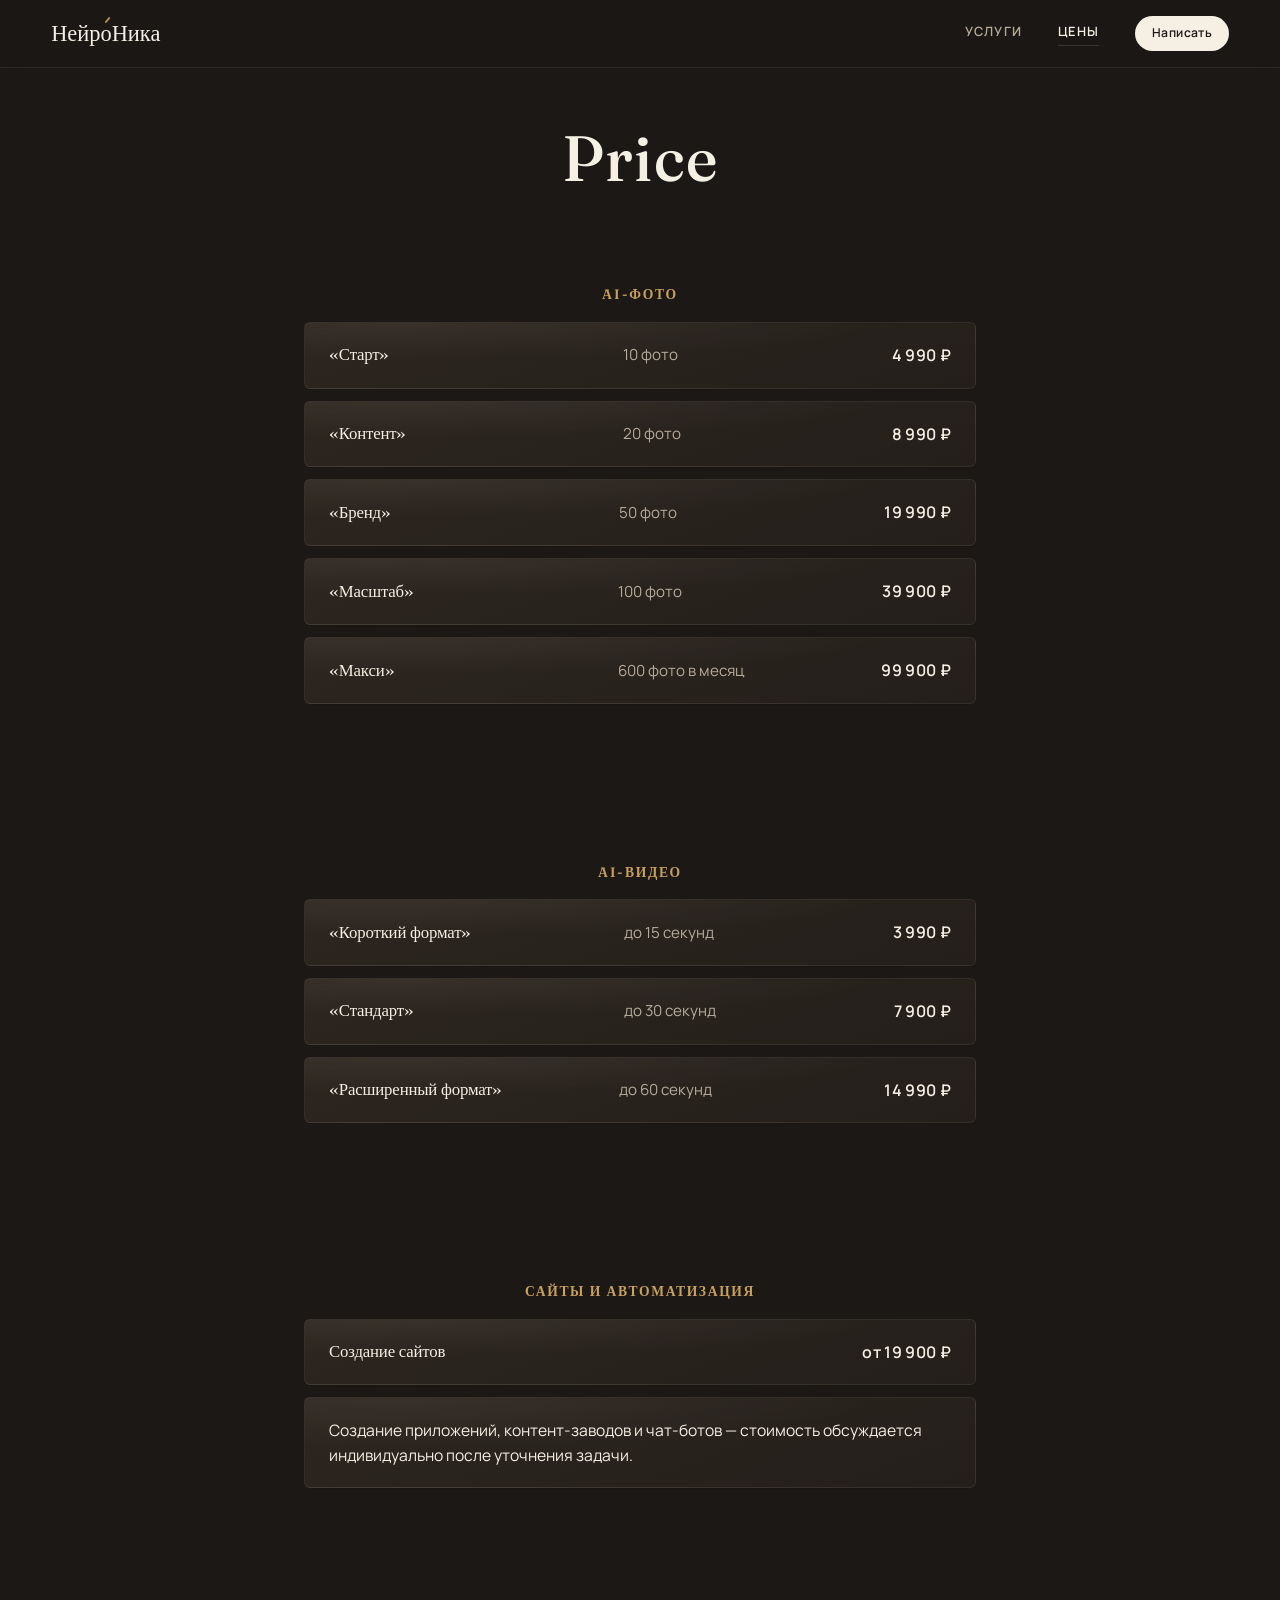
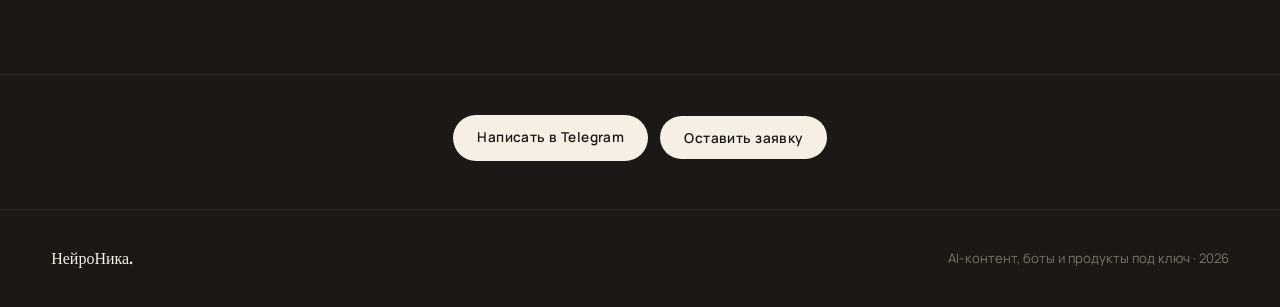
<file: prices/index.html>
<!DOCTYPE html>
<html lang="ru">
<head>
  <meta charset="UTF-8">
  <meta name="viewport" content="width=device-width, initial-scale=1.0">
  <title>Price — НейроНика</title>
  <meta name="description" content="Прайс на AI-фото, AI-видео, сайты и автоматизацию от НейроНика.">
  <meta name="theme-color" content="#1b1815">
  <link rel="icon" href="/favicon.ico" sizes="32x32">
  <link rel="icon" href="/assets/favicon-32.png" type="image/png" sizes="32x32">
  <link rel="icon" href="/assets/favicon.svg" type="image/svg+xml">
  <link rel="apple-touch-icon" href="/assets/favicon-180.png">
  <link rel="preconnect" href="https://fonts.googleapis.com">
  <link rel="preconnect" href="https://fonts.gstatic.com" crossorigin>
  <link href="https://fonts.googleapis.com/css2?family=Fraunces:ital,opsz,wght@0,9..144,300;0,9..144,400;0,9..144,500;0,9..144,600;1,9..144,400;1,9..144,500&family=Manrope:wght@300;400;500;600;700&display=swap" rel="stylesheet">
  <link rel="stylesheet" href="../css/styles.css">
</head>
<body>

  <header class="site-header">
    <div class="container">
      <a href="/" class="logo" aria-label="НейроНика"><span class="brand-title">Нейр<span class="brand-title__o">о</span>Ника</span></a>
      <nav class="nav-links" aria-label="Основная навигация">
        <a href="/#services" class="nav-link nav-link--services">Услуги</a>
        <a href="./" class="nav-link nav-link--current" aria-current="page">Цены</a>
        <a href="https://t.me/che_nikaa" target="_blank" rel="noopener noreferrer" class="btn btn-primary btn-sm">Написать</a>
      </nav>
    </div>
  </header>

  <main class="price-page">
    <div class="container">
      <header class="price-hero">
        <h1>Price</h1>
      </header>

      <section class="price-block" aria-labelledby="price-photo">
        <h2 id="price-photo">AI-фото</h2>
        <div class="price-cards">
          <article class="price-card">
            <h3 class="price-card__name">«Старт»</h3>
            <p class="price-card__detail">10 фото</p>
            <p class="price-card__amount">4 990 ₽</p>
          </article>
          <article class="price-card">
            <h3 class="price-card__name">«Контент»</h3>
            <p class="price-card__detail">20 фото</p>
            <p class="price-card__amount">8 990 ₽</p>
          </article>
          <article class="price-card">
            <h3 class="price-card__name">«Бренд»</h3>
            <p class="price-card__detail">50 фото</p>
            <p class="price-card__amount">19 990 ₽</p>
          </article>
          <article class="price-card">
            <h3 class="price-card__name">«Масштаб»</h3>
            <p class="price-card__detail">100 фото</p>
            <p class="price-card__amount">39 900 ₽</p>
          </article>
          <article class="price-card">
            <h3 class="price-card__name">«Макси»</h3>
            <p class="price-card__detail">600 фото в месяц</p>
            <p class="price-card__amount">99 900 ₽</p>
          </article>
        </div>
      </section>

      <section class="price-block" aria-labelledby="price-video">
        <h2 id="price-video">AI-видео</h2>
        <div class="price-cards">
          <article class="price-card">
            <h3 class="price-card__name">«Короткий формат»</h3>
            <p class="price-card__detail">до 15 секунд</p>
            <p class="price-card__amount">3 990 ₽</p>
          </article>
          <article class="price-card">
            <h3 class="price-card__name">«Стандарт»</h3>
            <p class="price-card__detail">до 30 секунд</p>
            <p class="price-card__amount">7 900 ₽</p>
          </article>
          <article class="price-card">
            <h3 class="price-card__name">«Расширенный формат»</h3>
            <p class="price-card__detail">до 60 секунд</p>
            <p class="price-card__amount">14 990 ₽</p>
          </article>
        </div>
      </section>

      <section class="price-block" aria-labelledby="price-web">
        <h2 id="price-web">Сайты и автоматизация</h2>
        <div class="price-cards">
          <article class="price-card price-card--simple">
            <h3 class="price-card__name">Создание сайтов</h3>
            <p class="price-card__amount">от 19 900 ₽</p>
          </article>
          <article class="price-card price-card--note">
            <p class="price-card__detail">Создание приложений, контент-заводов и чат-ботов — стоимость обсуждается индивидуально после уточнения задачи.</p>
          </article>
        </div>
      </section>
    </div>
  </main>

  <section class="price-cta" aria-label="Связаться">
    <div class="container">
      <div class="contact-actions contact-actions--center">
        <a href="https://t.me/che_nikaa" target="_blank" rel="noopener noreferrer" class="btn btn-primary">Написать в Telegram</a>
        <button type="button" class="btn btn-primary" data-lead-open>Оставить заявку</button>
      </div>
    </div>
  </section>

  <footer>
    <div class="container">
      <span class="footer-brand">НейроНика.</span>
      <span class="footer-note">AI-контент, боты и продукты под ключ · 2026</span>
    </div>
  </footer>

  <script src="../js/lead-form.js?v=2" defer></script>
</body>
</html>
</file>
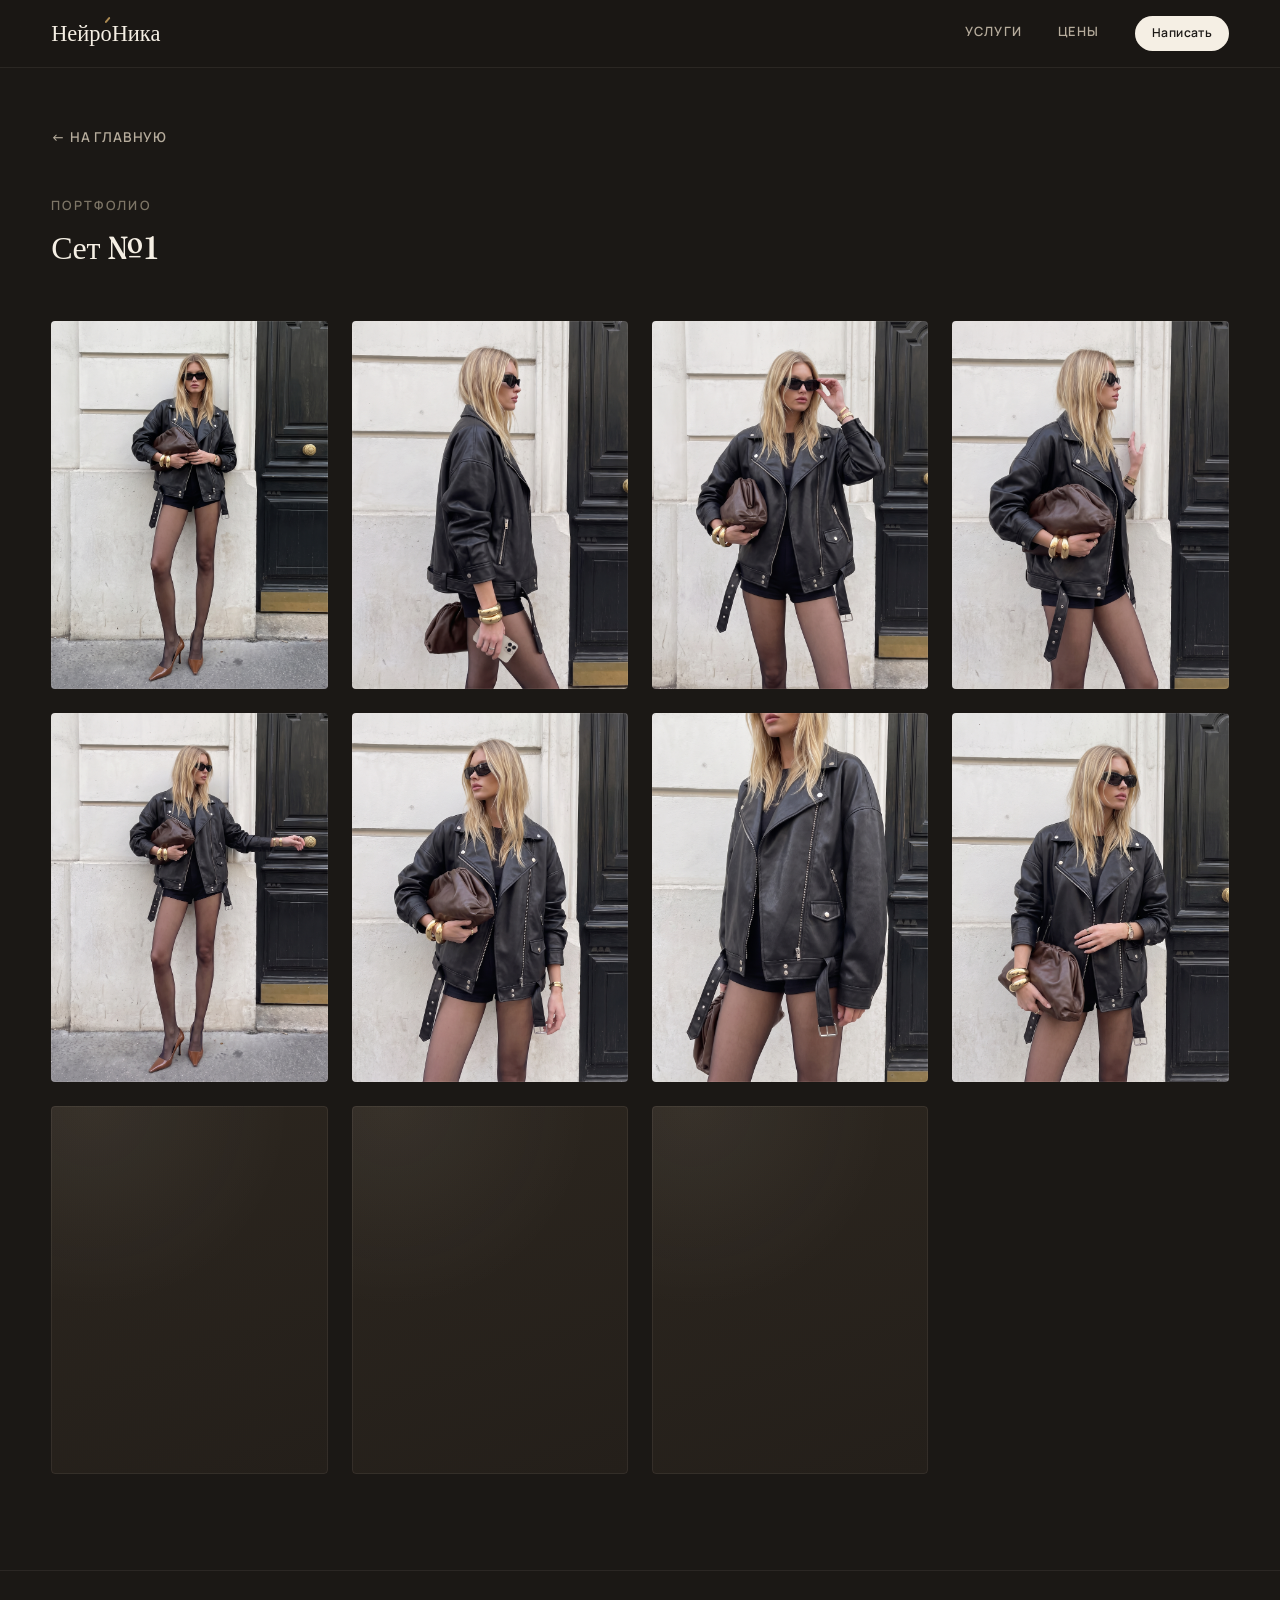
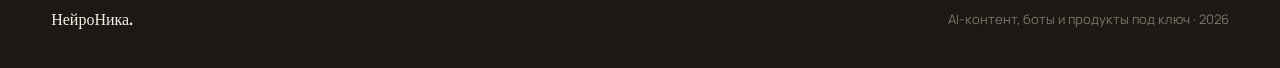
<file: series/01/index.html>
<!DOCTYPE html>
<html lang="ru">
<head>
  <meta charset="UTF-8">
  <meta name="viewport" content="width=device-width, initial-scale=1.0">
  <title>Сет №1 — НейроНика</title>
  <meta name="description" content="Сет №1: нейро-примерка и AI-визуалы от НейроНика.">
  <meta name="theme-color" content="#1b1815">
  <link rel="icon" href="/favicon.ico" sizes="32x32">
  <link rel="icon" href="/assets/favicon-32.png" type="image/png" sizes="32x32">
  <link rel="icon" href="/assets/favicon.svg" type="image/svg+xml">
  <link rel="apple-touch-icon" href="/assets/favicon-180.png">
  <link rel="preconnect" href="https://fonts.googleapis.com">
  <link rel="preconnect" href="https://fonts.gstatic.com" crossorigin>
  <link href="https://fonts.googleapis.com/css2?family=Fraunces:ital,opsz,wght@0,9..144,300;0,9..144,400;0,9..144,500;0,9..144,600;1,9..144,400;1,9..144,500&family=Manrope:wght@300;400;500;600;700&display=swap" rel="stylesheet">
  <link rel="stylesheet" href="../../css/styles.css">
</head>
<body>

  <header class="site-header">
    <div class="container">
      <a href="/" class="logo" aria-label="НейроНика"><span class="brand-title">Нейр<span class="brand-title__o">о</span>Ника</span></a>
      <nav class="nav-links" aria-label="Основная навигация">
        <a href="/#services" class="nav-link nav-link--services">Услуги</a>
        <a href="../../prices/" class="nav-link">Цены</a>
        <a href="https://t.me/che_nikaa" target="_blank" rel="noopener noreferrer" class="btn btn-primary btn-sm">Написать</a>
      </nav>
    </div>
  </header>

  <main class="series-page">
    <div class="container">
      <a href="/" class="series-back">← На главную</a>

      <header class="section-head series-head">
        <span class="eyebrow">Портфолио</span>
        <h1>Сет №1</h1>
      </header>

      <div class="series-grid">
        <figure class="series-item">
          <img src="../../assets/images/works/series-01/db2954a165c34dc697b6469d724d5fc7_aec87408-4393-461d-ba6b-714c291a4aa3.jpg" alt="Сет №1 — кадр 1" width="600" height="800" loading="eager" decoding="async">
        </figure>
        <figure class="series-item">
          <img src="../../assets/images/works/series-01/02cf90a29688d9a2071fd711452d8940_f60aa59a-ec53-4c46-85de-f9a5393f4567.jpg" alt="Сет №1 — кадр 2" width="600" height="800" loading="lazy" decoding="async">
        </figure>
        <figure class="series-item">
          <img src="../../assets/images/works/series-01/114c13108844ef2c5076a1f714d15938_edb0a179-3e8a-42d8-a734-e69901f589f6.jpg" alt="Сет №1 — кадр 3" width="600" height="800" loading="lazy" decoding="async">
        </figure>
        <figure class="series-item">
          <img src="../../assets/images/works/series-01/193f9628fdd2298a7ed546433bea1544_d2409fde-5f44-4492-8cf5-b255eb79d029.jpg" alt="Сет №1 — кадр 4" width="600" height="800" loading="lazy" decoding="async">
        </figure>
        <figure class="series-item">
          <img src="../../assets/images/works/series-01/1a8d579529891beceb9c07eacc04849f_ac7c2043-4443-4de8-be01-c6a7e096c82c.jpg" alt="Сет №1 — кадр 5" width="600" height="800" loading="lazy" decoding="async">
        </figure>
        <figure class="series-item">
          <img src="../../assets/images/works/series-01/273d875b1e80aa0b345d119dd482fdd1_553a991b-ea6a-46d7-a8a2-21afa660060c.jpg" alt="Сет №1 — кадр 6" width="600" height="800" loading="lazy" decoding="async">
        </figure>
        <figure class="series-item">
          <img src="../../assets/images/works/series-01/57d0101b9473f885ff3c12ae9e130996_ac8041f7-a2d9-4092-a42a-020ff0d25054.jpg" alt="Сет №1 — кадр 7" width="600" height="800" loading="lazy" decoding="async">
        </figure>
        <figure class="series-item">
          <img src="../../assets/images/works/series-01/7513d654bdab4b026424d36aa43a5c07_cf8b1c62-7678-4363-a52f-da682cf3cd34.jpg" alt="Сет №1 — кадр 8" width="600" height="800" loading="lazy" decoding="async">
        </figure>
        <figure class="series-item">
          <img src="../../assets/images/works/series-01/bcf95e8e4b7a4a8eae39c775f3c3576a_4c336914-8069-4e08-ad0e-1f5abb0ebd68.jpg" alt="Сет №1 — кадр 9" width="600" height="800" loading="lazy" decoding="async">
        </figure>
        <figure class="series-item">
          <img src="../../assets/images/works/series-01/c912be45fee0c09b48a039f05da848bc_4d22275f-e000-48b2-98c9-d4edf8945740.jpg" alt="Сет №1 — кадр 10" width="600" height="800" loading="lazy" decoding="async">
        </figure>
        <figure class="series-item">
          <img src="../../assets/images/works/series-01/f97c0e29fe923cdabe4320898085cb11_49accff8-710b-427f-8139-d8a6d9121401.jpg" alt="Сет №1 — кадр 11" width="600" height="800" loading="lazy" decoding="async">
        </figure>
      </div>
    </div>
  </main>

  <footer>
    <div class="container">
      <span class="footer-brand">НейроНика.</span>
      <span class="footer-note">AI-контент, боты и продукты под ключ · 2026</span>
    </div>
  </footer>

</body>
</html>
</file>
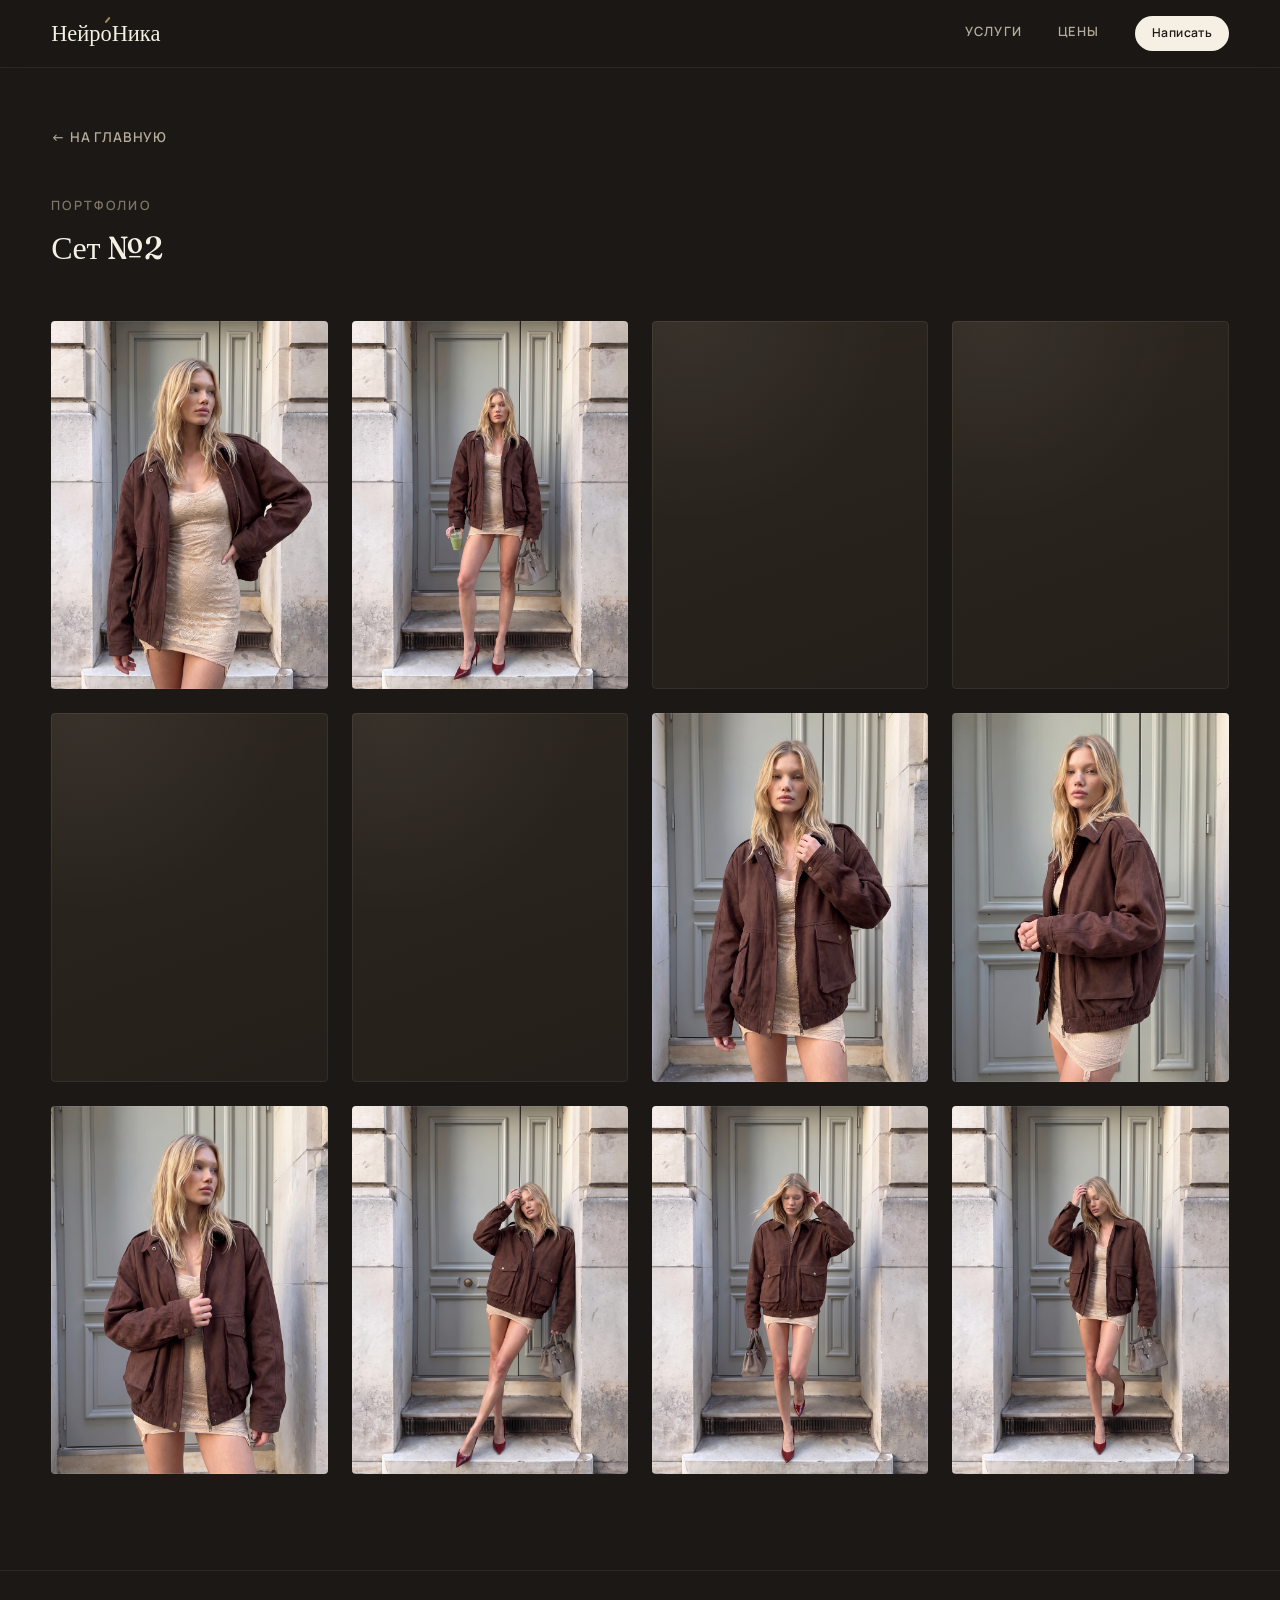
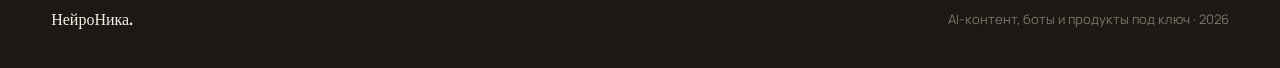
<file: series/02/index.html>
<!DOCTYPE html>
<html lang="ru">
<head>
  <meta charset="UTF-8">
  <meta name="viewport" content="width=device-width, initial-scale=1.0">
  <title>Сет №2 — НейроНика</title>
  <meta name="description" content="Сет №2: нейро-примерка и AI-визуалы от НейроНика.">
  <meta name="theme-color" content="#1b1815">
  <link rel="icon" href="/favicon.ico" sizes="32x32">
  <link rel="icon" href="/assets/favicon-32.png" type="image/png" sizes="32x32">
  <link rel="icon" href="/assets/favicon.svg" type="image/svg+xml">
  <link rel="apple-touch-icon" href="/assets/favicon-180.png">
  <link rel="preconnect" href="https://fonts.googleapis.com">
  <link rel="preconnect" href="https://fonts.gstatic.com" crossorigin>
  <link href="https://fonts.googleapis.com/css2?family=Fraunces:ital,opsz,wght@0,9..144,300;0,9..144,400;0,9..144,500;0,9..144,600;1,9..144,400;1,9..144,500&family=Manrope:wght@300;400;500;600;700&display=swap" rel="stylesheet">
  <link rel="stylesheet" href="../../css/styles.css">
</head>
<body>

  <header class="site-header">
    <div class="container">
      <a href="/" class="logo" aria-label="НейроНика"><span class="brand-title">Нейр<span class="brand-title__o">о</span>Ника</span></a>
      <nav class="nav-links" aria-label="Основная навигация">
        <a href="/#services" class="nav-link nav-link--services">Услуги</a>
        <a href="../../prices/" class="nav-link">Цены</a>
        <a href="https://t.me/che_nikaa" target="_blank" rel="noopener noreferrer" class="btn btn-primary btn-sm">Написать</a>
      </nav>
    </div>
  </header>

  <main class="series-page">
    <div class="container">
      <a href="/" class="series-back">← На главную</a>

      <header class="section-head series-head">
        <span class="eyebrow">Портфолио</span>
        <h1>Сет №2</h1>
      </header>

      <div class="series-grid">
        <figure class="series-item">
          <img src="../../assets/images/works/series-02/d6ce73dec37bade23260303c19ba2af7_a96a1e4a-4b61-44e6-9b2e-cac2b921587a.jpg" alt="Сет №2 — кадр 1" width="600" height="800" loading="eager" decoding="async">
        </figure>
        <figure class="series-item">
          <img src="../../assets/images/works/series-02/4ddb1fbc591190f7d8ff2b76a08a0141_de46d3ce-f412-4b2f-88b8-97350c7a6487.jpg" alt="Сет №2 — кадр 2" width="600" height="800" loading="lazy" decoding="async">
        </figure>
        <figure class="series-item">
          <img src="../../assets/images/works/series-02/52d8d791e9858c1857b513f0967366d6_e3073b71-27fa-4fcd-9f1f-43c798504870.jpg" alt="Сет №2 — кадр 3" width="600" height="800" loading="lazy" decoding="async">
        </figure>
        <figure class="series-item">
          <img src="../../assets/images/works/series-02/5a09f6eb8cac692f3a1044736a6eb131_4f18a30e-bcf7-44a1-806e-8f92402168ba.jpg" alt="Сет №2 — кадр 4" width="600" height="800" loading="lazy" decoding="async">
        </figure>
        <figure class="series-item">
          <img src="../../assets/images/works/series-02/c17d7cafd2a1d88e91234cfe7b747555_59d6a28d-e896-4f01-9fe3-b6825c557582.jpg" alt="Сет №2 — кадр 5" width="600" height="800" loading="lazy" decoding="async">
        </figure>
        <figure class="series-item">
          <img src="../../assets/images/works/series-02/d2582c4fcd46c189eca96865d9826eea_adfcc290-2d05-4980-b629-04dabb579382.jpg" alt="Сет №2 — кадр 6" width="600" height="800" loading="lazy" decoding="async">
        </figure>
        <figure class="series-item">
          <img src="../../assets/images/works/series-02/d316df9df6606613459b332c09382f6f_9223056b-9363-4ff7-8fff-b0fa1bb0629d.png" alt="Сет №2 — кадр 7" width="600" height="800" loading="lazy" decoding="async">
        </figure>
        <figure class="series-item">
          <img src="../../assets/images/works/series-02/d9d4fcea3803cab9fd8703e4cd803ea5_25d4a07e-bbd6-43db-b1af-60e7554f45e8.jpg" alt="Сет №2 — кадр 8" width="600" height="800" loading="lazy" decoding="async">
        </figure>
        <figure class="series-item">
          <img src="../../assets/images/works/series-02/e9b99fe9935d9384db1f0c9f9a4ce302_d7d89660-b31a-4333-a029-53420c25f80a.jpg" alt="Сет №2 — кадр 9" width="600" height="800" loading="lazy" decoding="async">
        </figure>
        <figure class="series-item">
          <img src="../../assets/images/works/series-02/ec492c60f7eb68acce037c9652fdc318_58d41673-e84f-4a4e-90bf-9399a592a8ca.jpg" alt="Сет №2 — кадр 10" width="600" height="800" loading="lazy" decoding="async">
        </figure>
        <figure class="series-item">
          <img src="../../assets/images/works/series-02/ee8a50481105ba76a5ae21c006ecfba5_cfd21a1a-7020-40b6-9402-cd1791cd176d.jpg" alt="Сет №2 — кадр 11" width="600" height="800" loading="lazy" decoding="async">
        </figure>
        <figure class="series-item">
          <img src="../../assets/images/works/series-02/f7b894df3e72588c977336df1ca692cc_a4a99bbb-1607-4e9a-b282-e109e2f4e809.jpg" alt="Сет №2 — кадр 12" width="600" height="800" loading="lazy" decoding="async">
        </figure>
      </div>
    </div>
  </main>

  <footer>
    <div class="container">
      <span class="footer-brand">НейроНика.</span>
      <span class="footer-note">AI-контент, боты и продукты под ключ · 2026</span>
    </div>
  </footer>

</body>
</html>
</file>
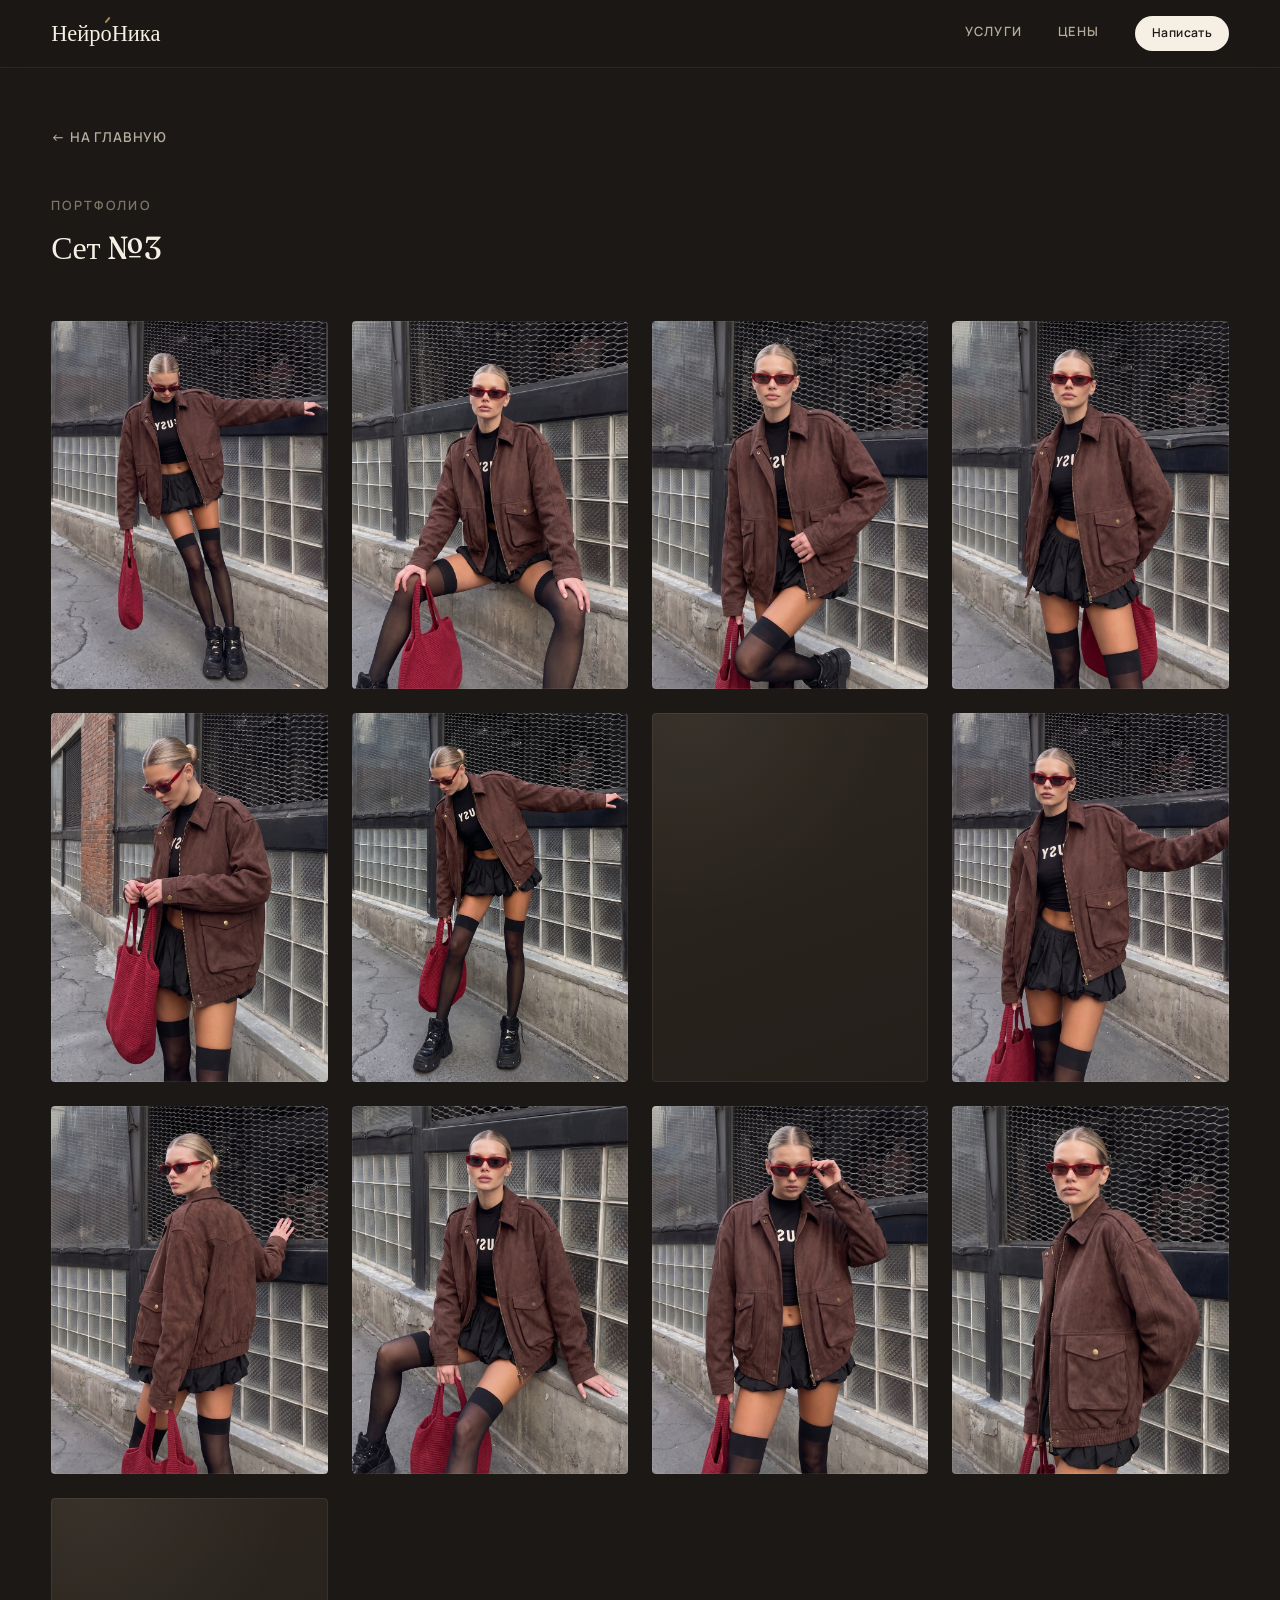
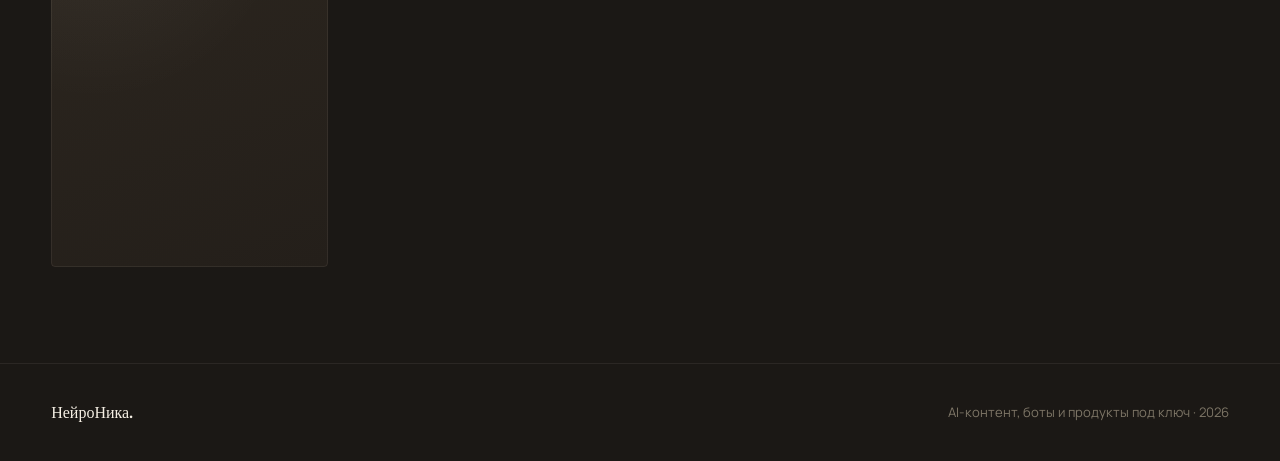
<file: series/03/index.html>
<!DOCTYPE html>
<html lang="ru">
<head>
  <meta charset="UTF-8">
  <meta name="viewport" content="width=device-width, initial-scale=1.0">
  <title>Сет №3 — НейроНика</title>
  <meta name="description" content="Сет №3: нейро-примерка и AI-визуалы от НейроНика.">
  <meta name="theme-color" content="#1b1815">
  <link rel="icon" href="/favicon.ico" sizes="32x32">
  <link rel="icon" href="/assets/favicon-32.png" type="image/png" sizes="32x32">
  <link rel="icon" href="/assets/favicon.svg" type="image/svg+xml">
  <link rel="apple-touch-icon" href="/assets/favicon-180.png">
  <link rel="preconnect" href="https://fonts.googleapis.com">
  <link rel="preconnect" href="https://fonts.gstatic.com" crossorigin>
  <link href="https://fonts.googleapis.com/css2?family=Fraunces:ital,opsz,wght@0,9..144,300;0,9..144,400;0,9..144,500;0,9..144,600;1,9..144,400;1,9..144,500&family=Manrope:wght@300;400;500;600;700&display=swap" rel="stylesheet">
  <link rel="stylesheet" href="../../css/styles.css">
</head>
<body>

  <header class="site-header">
    <div class="container">
      <a href="/" class="logo" aria-label="НейроНика"><span class="brand-title">Нейр<span class="brand-title__o">о</span>Ника</span></a>
      <nav class="nav-links" aria-label="Основная навигация">
        <a href="/#services" class="nav-link nav-link--services">Услуги</a>
        <a href="../../prices/" class="nav-link">Цены</a>
        <a href="https://t.me/che_nikaa" target="_blank" rel="noopener noreferrer" class="btn btn-primary btn-sm">Написать</a>
      </nav>
    </div>
  </header>

  <main class="series-page">
    <div class="container">
      <a href="/" class="series-back">← На главную</a>

      <header class="section-head series-head">
        <span class="eyebrow">Портфолио</span>
        <h1>Сет №3</h1>
      </header>

      <div class="series-grid">
        <figure class="series-item">
          <img src="../../assets/images/works/series-03/fcf70275f054d0418238fe9f2f828f1e_432818bc-a2c5-4dc4-a0d6-c63102c9b6f2.jpg" alt="Сет №3 — кадр 1" width="600" height="800" loading="eager" decoding="async">
        </figure>
        <figure class="series-item">
          <img src="../../assets/images/works/series-03/0b26b88f5468084c34bfb124b4c75ffc_56dd2e57-c895-4e8d-8f8a-03c7d629028a.jpg" alt="Сет №3 — кадр 2" width="600" height="800" loading="lazy" decoding="async">
        </figure>
        <figure class="series-item">
          <img src="../../assets/images/works/series-03/23267c37b283d46ce056d07c02020396_475db0bf-724d-45af-be1b-84fa2d95e840.jpg" alt="Сет №3 — кадр 3" width="600" height="800" loading="lazy" decoding="async">
        </figure>
        <figure class="series-item">
          <img src="../../assets/images/works/series-03/3f648a39a143cafc6d7ac2f362ab71b7_5ea802b9-21b3-4c25-89eb-227f4246eaa3.jpg" alt="Сет №3 — кадр 4" width="600" height="800" loading="lazy" decoding="async">
        </figure>
        <figure class="series-item">
          <img src="../../assets/images/works/series-03/42d50f108c66c324fa09ca399c840fc5_15aa0466-419a-4749-a8e5-2429e03cf7f7.jpg" alt="Сет №3 — кадр 5" width="600" height="800" loading="lazy" decoding="async">
        </figure>
        <figure class="series-item">
          <img src="../../assets/images/works/series-03/4cea1d578a1145bc8784fcb9a28c20ae_a91ee0fd-0146-42dd-bd50-c390c8ccbb77.jpg" alt="Сет №3 — кадр 6" width="600" height="800" loading="lazy" decoding="async">
        </figure>
        <figure class="series-item">
          <img src="../../assets/images/works/series-03/5ff1421682e02b9f8124b12a7207f624_94673ca9-afeb-42fe-be93-4793cd3b69f3.jpg" alt="Сет №3 — кадр 7" width="600" height="800" loading="lazy" decoding="async">
        </figure>
        <figure class="series-item">
          <img src="../../assets/images/works/series-03/8d1bddeb73c1691b82d6cb3501b2f871_9359f32e-ed84-41f2-9c41-a1aa19e291f3.jpg" alt="Сет №3 — кадр 8" width="600" height="800" loading="lazy" decoding="async">
        </figure>
        <figure class="series-item">
          <img src="../../assets/images/works/series-03/a9319b1d66773561ff4bf732864aa88a_c36856a3-c476-4857-bf67-079a1d5cd15c.jpg" alt="Сет №3 — кадр 9" width="600" height="800" loading="lazy" decoding="async">
        </figure>
        <figure class="series-item">
          <img src="../../assets/images/works/series-03/b6f880e1b825d915a46884791d3a74f9_c7758351-80e1-4011-b15c-b31cfa66c7d2.jpg" alt="Сет №3 — кадр 10" width="600" height="800" loading="lazy" decoding="async">
        </figure>
        <figure class="series-item">
          <img src="../../assets/images/works/series-03/d023ae370c27e4f7f86120fb52c4f002_0af668da-bfad-4b3c-9093-129478d12d9a.jpg" alt="Сет №3 — кадр 11" width="600" height="800" loading="lazy" decoding="async">
        </figure>
        <figure class="series-item">
          <img src="../../assets/images/works/series-03/e3f5c5eea9a5a84849f5b75a6f05e50e_c590dd38-f5a6-464b-9282-4f4d6886e619.jpg" alt="Сет №3 — кадр 12" width="600" height="800" loading="lazy" decoding="async">
        </figure>
        <figure class="series-item">
          <img src="../../assets/images/works/series-03/fcc3cbe0fe9fc76ad9f5b362eedc90a5_2117e31c-9f56-49d5-81a8-c24edc9826cd.jpg" alt="Сет №3 — кадр 13" width="600" height="800" loading="lazy" decoding="async">
        </figure>
      </div>
    </div>
  </main>

  <footer>
    <div class="container">
      <span class="footer-brand">НейроНика.</span>
      <span class="footer-note">AI-контент, боты и продукты под ключ · 2026</span>
    </div>
  </footer>

</body>
</html>
</file>
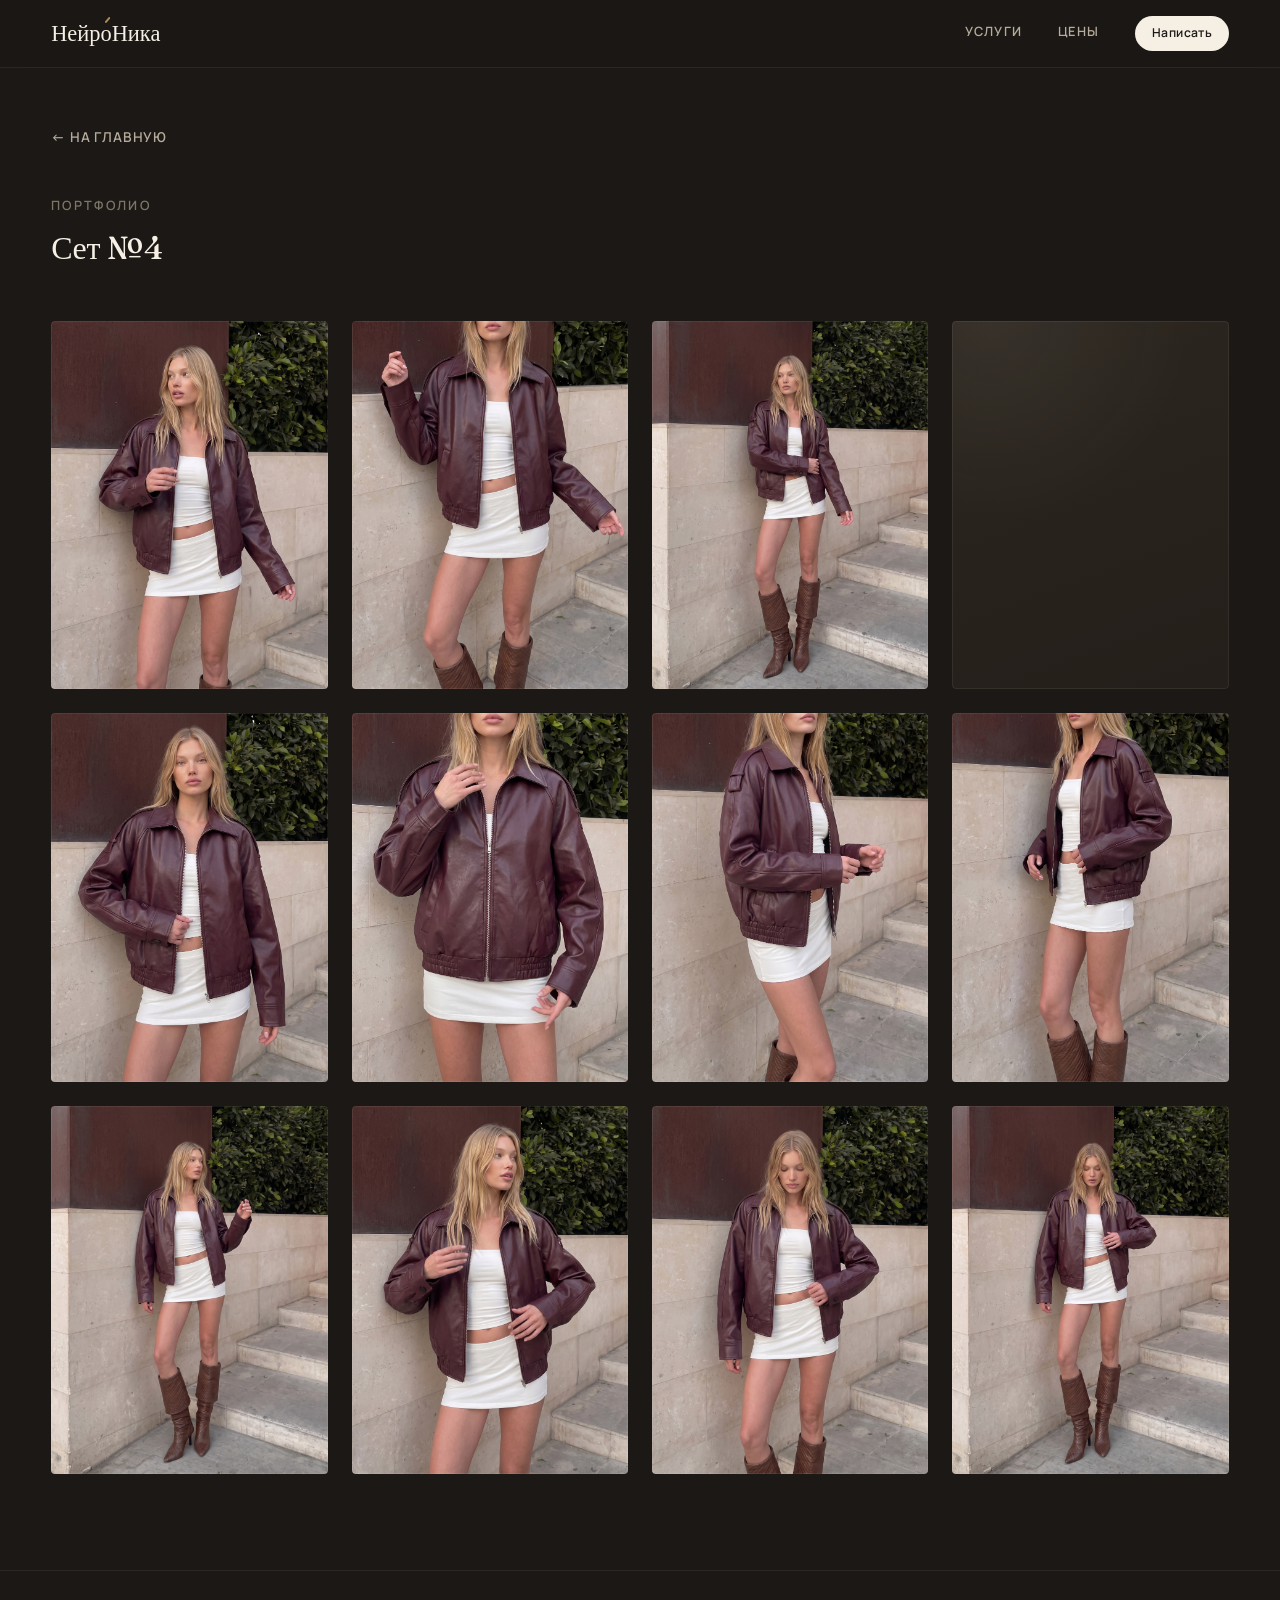
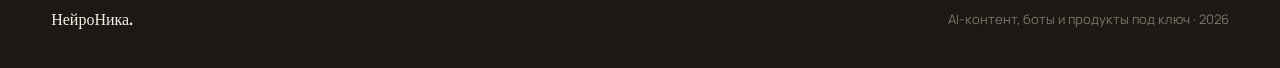
<file: series/04/index.html>
<!DOCTYPE html>
<html lang="ru">
<head>
  <meta charset="UTF-8">
  <meta name="viewport" content="width=device-width, initial-scale=1.0">
  <title>Сет №4 — НейроНика</title>
  <meta name="description" content="Сет №4: нейро-примерка и AI-визуалы от НейроНика.">
  <meta name="theme-color" content="#1b1815">
  <link rel="icon" href="/favicon.ico" sizes="32x32">
  <link rel="icon" href="/assets/favicon-32.png" type="image/png" sizes="32x32">
  <link rel="icon" href="/assets/favicon.svg" type="image/svg+xml">
  <link rel="apple-touch-icon" href="/assets/favicon-180.png">
  <link rel="preconnect" href="https://fonts.googleapis.com">
  <link rel="preconnect" href="https://fonts.gstatic.com" crossorigin>
  <link href="https://fonts.googleapis.com/css2?family=Fraunces:ital,opsz,wght@0,9..144,300;0,9..144,400;0,9..144,500;0,9..144,600;1,9..144,400;1,9..144,500&family=Manrope:wght@300;400;500;600;700&display=swap" rel="stylesheet">
  <link rel="stylesheet" href="../../css/styles.css">
</head>
<body>

  <header class="site-header">
    <div class="container">
      <a href="/" class="logo" aria-label="НейроНика"><span class="brand-title">Нейр<span class="brand-title__o">о</span>Ника</span></a>
      <nav class="nav-links" aria-label="Основная навигация">
        <a href="/#services" class="nav-link nav-link--services">Услуги</a>
        <a href="../../prices/" class="nav-link">Цены</a>
        <a href="https://t.me/che_nikaa" target="_blank" rel="noopener noreferrer" class="btn btn-primary btn-sm">Написать</a>
      </nav>
    </div>
  </header>

  <main class="series-page">
    <div class="container">
      <a href="/" class="series-back">← На главную</a>

      <header class="section-head series-head">
        <span class="eyebrow">Портфолио</span>
        <h1>Сет №4</h1>
      </header>

      <div class="series-grid">
        <figure class="series-item">
          <img src="../../assets/images/works/series-04/01aa1f10568a02f12cfb9216b314f72f_e4034521-67de-4f1c-bacf-3a342560a0cd.jpg" alt="Сет №4 — кадр 1" width="600" height="800" loading="eager" decoding="async">
        </figure>
        <figure class="series-item">
          <img src="../../assets/images/works/series-04/0b97d68eee71ff98088fdf9add60f56a_632bb658-328e-4fdd-b95d-558a991e5830.jpg" alt="Сет №4 — кадр 2" width="600" height="800" loading="lazy" decoding="async">
        </figure>
        <figure class="series-item">
          <img src="../../assets/images/works/series-04/48516173ddd33dfe6419d4d74a91c668_5db52cde-1940-41c2-9258-a3a6216c8ce1.jpg" alt="Сет №4 — кадр 3" width="600" height="800" loading="lazy" decoding="async">
        </figure>
        <figure class="series-item">
          <img src="../../assets/images/works/series-04/6d5b2bc88f9624901cd2a1baadacff9b_4835f80a-9755-47a8-a5bf-0631a1b011d0.jpg" alt="Сет №4 — кадр 4" width="600" height="800" loading="lazy" decoding="async">
        </figure>
        <figure class="series-item">
          <img src="../../assets/images/works/series-04/6e79030e83d7c6f18e62db58d45483e2_d66befdd-1967-4db2-9f75-c6f4d231ba57.jpg" alt="Сет №4 — кадр 5" width="600" height="800" loading="lazy" decoding="async">
        </figure>
        <figure class="series-item">
          <img src="../../assets/images/works/series-04/7a9ad7d6c46d63d52d0833f485c2e73e_523999dc-c0ac-437e-ad0a-fce8f8731184.jpg" alt="Сет №4 — кадр 6" width="600" height="800" loading="lazy" decoding="async">
        </figure>
        <figure class="series-item">
          <img src="../../assets/images/works/series-04/8e78ab99bbf35b65668f2fcdf5753c88_74b3ce66-32e5-4a5c-8bcd-af0ed0407030.jpg" alt="Сет №4 — кадр 7" width="600" height="800" loading="lazy" decoding="async">
        </figure>
        <figure class="series-item">
          <img src="../../assets/images/works/series-04/b3526f837f98ebe54942fe12e393871c_1a5f17a5-6ec8-42f5-8f7e-cb186909108b.jpg" alt="Сет №4 — кадр 8" width="600" height="800" loading="lazy" decoding="async">
        </figure>
        <figure class="series-item">
          <img src="../../assets/images/works/series-04/b788ac9e7e94cd026d53c47ffc83169e_9007c35f-ca61-49fe-9fe2-f0fe8899ff29.jpg" alt="Сет №4 — кадр 9" width="600" height="800" loading="lazy" decoding="async">
        </figure>
        <figure class="series-item">
          <img src="../../assets/images/works/series-04/ec097d306a4fc4b2fbdcee32c7728fd0_50fed96d-645d-4be6-9e34-2cf775ceef56.jpg" alt="Сет №4 — кадр 10" width="600" height="800" loading="lazy" decoding="async">
        </figure>
        <figure class="series-item">
          <img src="../../assets/images/works/series-04/ee63494eebc1767ad2f19203d4ad8c55_7355b50b-973a-45aa-9d4a-b725328a8c96.jpg" alt="Сет №4 — кадр 11" width="600" height="800" loading="lazy" decoding="async">
        </figure>
        <figure class="series-item">
          <img src="../../assets/images/works/series-04/f30ac773a3572bac03ffa48364d6cdad_1d829421-46b6-4c0c-b8a9-5d2725fa9ee6.jpg" alt="Сет №4 — кадр 12" width="600" height="800" loading="lazy" decoding="async">
        </figure>
      </div>
    </div>
  </main>

  <footer>
    <div class="container">
      <span class="footer-brand">НейроНика.</span>
      <span class="footer-note">AI-контент, боты и продукты под ключ · 2026</span>
    </div>
  </footer>

</body>
</html>
</file>
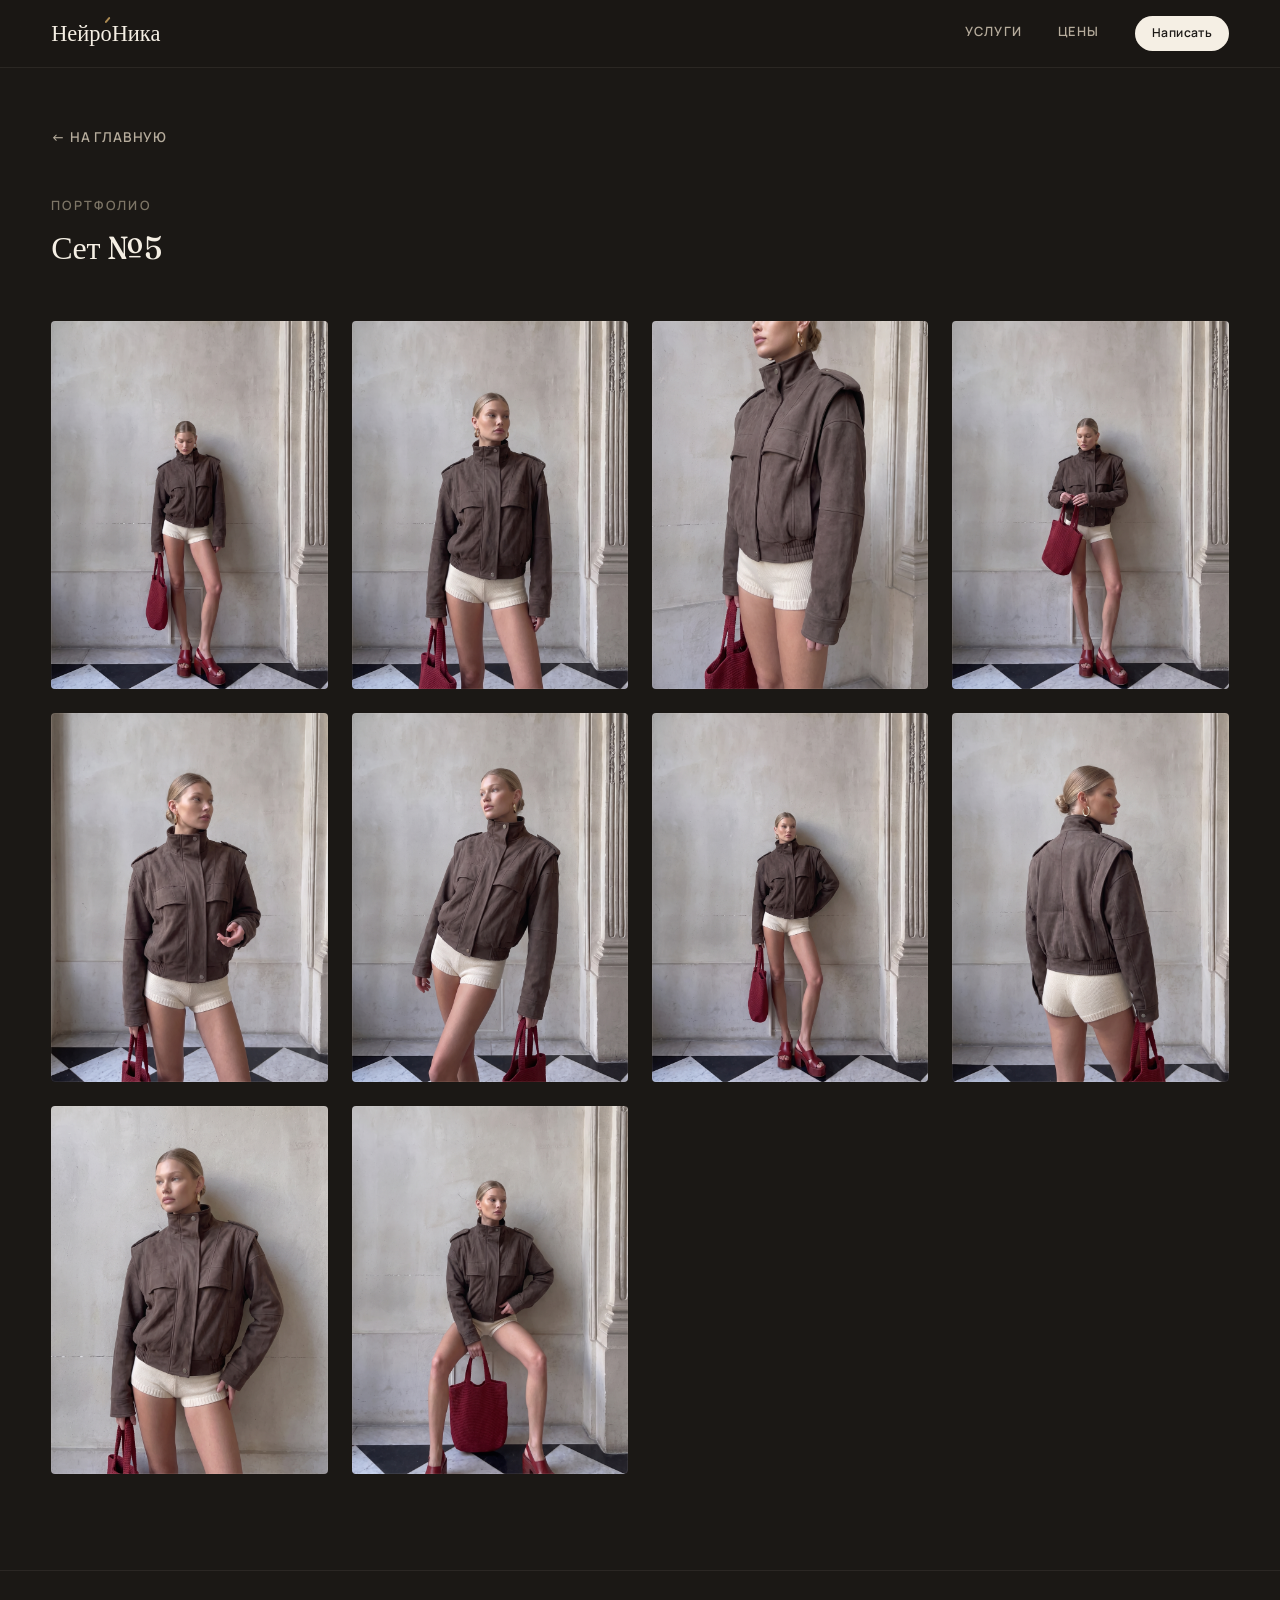
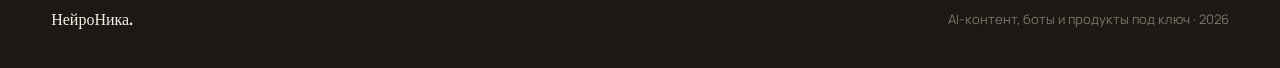
<file: series/05/index.html>
<!DOCTYPE html>
<html lang="ru">
<head>
  <meta charset="UTF-8">
  <meta name="viewport" content="width=device-width, initial-scale=1.0">
  <title>Сет №5 — НейроНика</title>
  <meta name="description" content="Сет №5: нейро-примерка и AI-визуалы от НейроНика.">
  <meta name="theme-color" content="#1b1815">
  <link rel="icon" href="/favicon.ico" sizes="32x32">
  <link rel="icon" href="/assets/favicon-32.png" type="image/png" sizes="32x32">
  <link rel="icon" href="/assets/favicon.svg" type="image/svg+xml">
  <link rel="apple-touch-icon" href="/assets/favicon-180.png">
  <link rel="preconnect" href="https://fonts.googleapis.com">
  <link rel="preconnect" href="https://fonts.gstatic.com" crossorigin>
  <link href="https://fonts.googleapis.com/css2?family=Fraunces:ital,opsz,wght@0,9..144,300;0,9..144,400;0,9..144,500;0,9..144,600;1,9..144,400;1,9..144,500&family=Manrope:wght@300;400;500;600;700&display=swap" rel="stylesheet">
  <link rel="stylesheet" href="../../css/styles.css">
</head>
<body>

  <header class="site-header">
    <div class="container">
      <a href="/" class="logo" aria-label="НейроНика"><span class="brand-title">Нейр<span class="brand-title__o">о</span>Ника</span></a>
      <nav class="nav-links" aria-label="Основная навигация">
        <a href="/#services" class="nav-link nav-link--services">Услуги</a>
        <a href="../../prices/" class="nav-link">Цены</a>
        <a href="https://t.me/che_nikaa" target="_blank" rel="noopener noreferrer" class="btn btn-primary btn-sm">Написать</a>
      </nav>
    </div>
  </header>

  <main class="series-page">
    <div class="container">
      <a href="/" class="series-back">← На главную</a>

      <header class="section-head series-head">
        <span class="eyebrow">Портфолио</span>
        <h1>Сет №5</h1>
      </header>

      <div class="series-grid">
        <figure class="series-item">
          <img src="../../assets/images/works/series-05/16810db8bfdfdb007d8f62977740484d_64b563f0-cc37-4170-bdbc-8fb4809f1f68.jpg" alt="Сет №5 — кадр 1" width="600" height="800" loading="eager" decoding="async">
        </figure>
        <figure class="series-item">
          <img src="../../assets/images/works/series-05/16a4a8ab6b30d12daaf6ff74d4ce4110_a73523e5-4bc0-4f15-b1b3-70f862da55c4.jpg" alt="Сет №5 — кадр 2" width="600" height="800" loading="lazy" decoding="async">
        </figure>
        <figure class="series-item">
          <img src="../../assets/images/works/series-05/23e08870ff97946e3a21f33f236eb354_0a81e589-7160-4864-a78a-15443fc643f0.jpg" alt="Сет №5 — кадр 3" width="600" height="800" loading="lazy" decoding="async">
        </figure>
        <figure class="series-item">
          <img src="../../assets/images/works/series-05/48661428fff122851a958780c512c621_ced03583-18ac-4bf1-822e-4a77a0bc9d3d.jpg" alt="Сет №5 — кадр 4" width="600" height="800" loading="lazy" decoding="async">
        </figure>
        <figure class="series-item">
          <img src="../../assets/images/works/series-05/857d084d07f000a066d62968b713f0cf_2076147f-bcbd-4602-a8d9-40759fae60c4.jpg" alt="Сет №5 — кадр 5" width="600" height="800" loading="lazy" decoding="async">
        </figure>
        <figure class="series-item">
          <img src="../../assets/images/works/series-05/8dd42e512118cddc513b1f4611f3aa81_bc4ef1da-1ddf-43e1-8859-ebcd333363cc.jpg" alt="Сет №5 — кадр 6" width="600" height="800" loading="lazy" decoding="async">
        </figure>
        <figure class="series-item">
          <img src="../../assets/images/works/series-05/8fbdc54ee076d5fa2530d799bc8506e3_28339ae2-d410-41f7-8c27-a38b1bb9ee78.jpg" alt="Сет №5 — кадр 7" width="600" height="800" loading="lazy" decoding="async">
        </figure>
        <figure class="series-item">
          <img src="../../assets/images/works/series-05/9080e72adbfaa939b8c7d62b0940e479_097cfe56-42db-4aec-9eba-bd7ebe800ef8.jpg" alt="Сет №5 — кадр 8" width="600" height="800" loading="lazy" decoding="async">
        </figure>
        <figure class="series-item">
          <img src="../../assets/images/works/series-05/d92c3ebf5b13f1202b9bbfa62634859f_768bcd7c-db33-4a9f-b786-44e8573e809b.jpg" alt="Сет №5 — кадр 9" width="600" height="800" loading="lazy" decoding="async">
        </figure>
        <figure class="series-item">
          <img src="../../assets/images/works/series-05/ec10e693a78c6a14dfd5a3c98370d604_16863406-ea37-42f5-9ad6-6f736e1b3ba3.jpg" alt="Сет №5 — кадр 10" width="600" height="800" loading="lazy" decoding="async">
        </figure>
      </div>
    </div>
  </main>

  <footer>
    <div class="container">
      <span class="footer-brand">НейроНика.</span>
      <span class="footer-note">AI-контент, боты и продукты под ключ · 2026</span>
    </div>
  </footer>

</body>
</html>
</file>
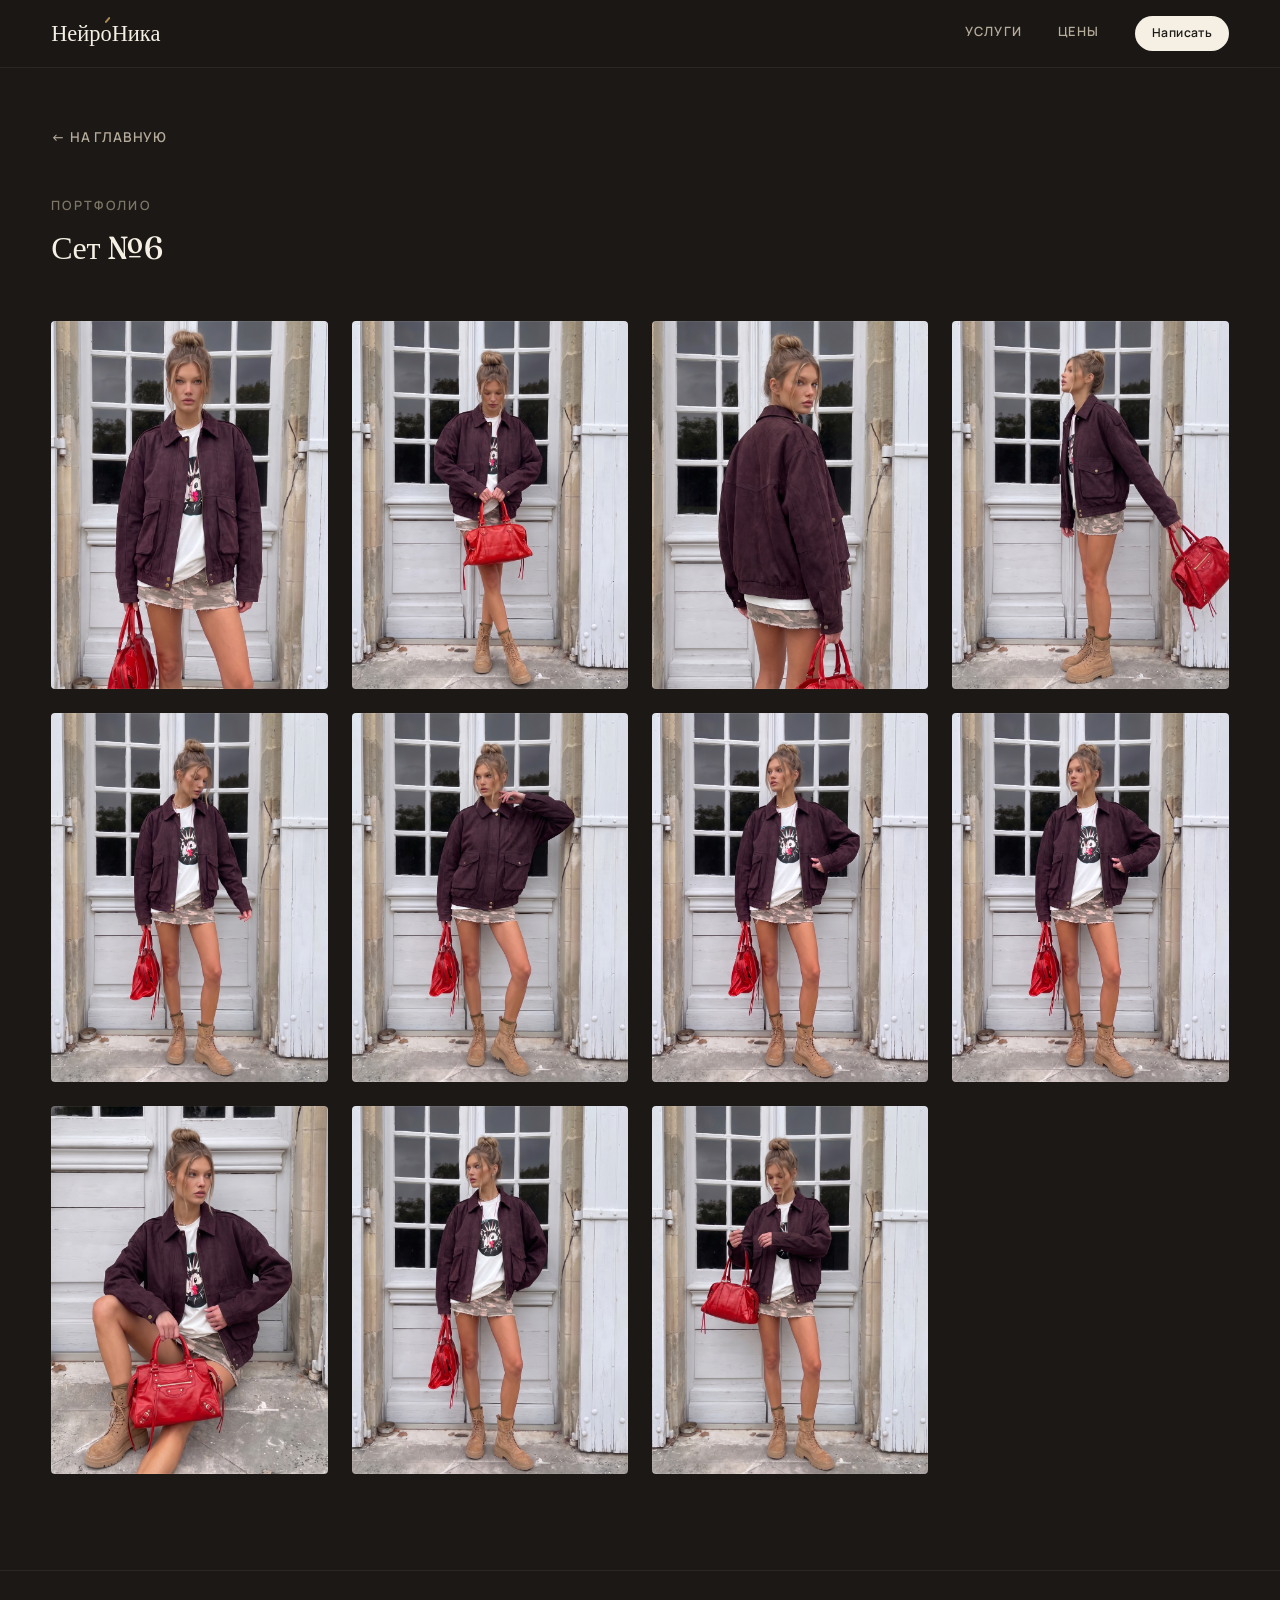
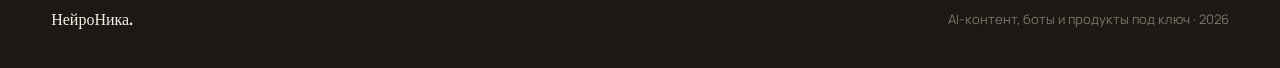
<file: series/06/index.html>
<!DOCTYPE html>
<html lang="ru">
<head>
  <meta charset="UTF-8">
  <meta name="viewport" content="width=device-width, initial-scale=1.0">
  <title>Сет №6 — НейроНика</title>
  <meta name="description" content="Сет №6: нейро-примерка и AI-визуалы от НейроНика.">
  <meta name="theme-color" content="#1b1815">
  <link rel="icon" href="/favicon.ico" sizes="32x32">
  <link rel="icon" href="/assets/favicon-32.png" type="image/png" sizes="32x32">
  <link rel="icon" href="/assets/favicon.svg" type="image/svg+xml">
  <link rel="apple-touch-icon" href="/assets/favicon-180.png">
  <link rel="preconnect" href="https://fonts.googleapis.com">
  <link rel="preconnect" href="https://fonts.gstatic.com" crossorigin>
  <link href="https://fonts.googleapis.com/css2?family=Fraunces:ital,opsz,wght@0,9..144,300;0,9..144,400;0,9..144,500;0,9..144,600;1,9..144,400;1,9..144,500&family=Manrope:wght@300;400;500;600;700&display=swap" rel="stylesheet">
  <link rel="stylesheet" href="../../css/styles.css">
</head>
<body>

  <header class="site-header">
    <div class="container">
      <a href="/" class="logo" aria-label="НейроНика"><span class="brand-title">Нейр<span class="brand-title__o">о</span>Ника</span></a>
      <nav class="nav-links" aria-label="Основная навигация">
        <a href="/#services" class="nav-link nav-link--services">Услуги</a>
        <a href="../../prices/" class="nav-link">Цены</a>
        <a href="https://t.me/che_nikaa" target="_blank" rel="noopener noreferrer" class="btn btn-primary btn-sm">Написать</a>
      </nav>
    </div>
  </header>

  <main class="series-page">
    <div class="container">
      <a href="/" class="series-back">← На главную</a>

      <header class="section-head series-head">
        <span class="eyebrow">Портфолио</span>
        <h1>Сет №6</h1>
      </header>

      <div class="series-grid">
        <figure class="series-item">
          <img src="../../assets/images/works/series-06/b8d2c90292c4b84c788c985b52a58bea_7c5979e8-f31d-4ab7-b8d0-846ca2a7879c.jpg" alt="Сет №6 — кадр 1" width="600" height="800" loading="eager" decoding="async">
        </figure>
        <figure class="series-item">
          <img src="../../assets/images/works/series-06/19c6e1e0458e616dfd82d55fa6eec2b1_8a042533-1444-44dd-897f-fb1f7fc3f188.jpg" alt="Сет №6 — кадр 2" width="600" height="800" loading="lazy" decoding="async">
        </figure>
        <figure class="series-item">
          <img src="../../assets/images/works/series-06/5dc647aa36389f95322d4c7f4a345d9f_6331d9a0-683b-4072-aec2-bae6b2b0cf48.jpg" alt="Сет №6 — кадр 3" width="600" height="800" loading="lazy" decoding="async">
        </figure>
        <figure class="series-item">
          <img src="../../assets/images/works/series-06/73c8c3565305adcd70f70c02c65fa191_1c1ab6d2-f467-489b-b608-b1095c55bdbc.jpg" alt="Сет №6 — кадр 4" width="600" height="800" loading="lazy" decoding="async">
        </figure>
        <figure class="series-item">
          <img src="../../assets/images/works/series-06/982a46f1c15a7e44f088bfb74ea61408_42d945e9-313f-4225-95ae-05cd3c74a43d.jpg" alt="Сет №6 — кадр 5" width="600" height="800" loading="lazy" decoding="async">
        </figure>
        <figure class="series-item">
          <img src="../../assets/images/works/series-06/a4c0ae5af1560b4832522c9a3cee8198_d47cff1b-3662-47cf-8fc9-d9d43ff5858a.jpg" alt="Сет №6 — кадр 6" width="600" height="800" loading="lazy" decoding="async">
        </figure>
        <figure class="series-item">
          <img src="../../assets/images/works/series-06/b1b74cf0a611dfc3182772a8c23ca806_5934410a-3249-453b-8fa2-24a44edf2d15 (1).jpg" alt="Сет №6 — кадр 7" width="600" height="800" loading="lazy" decoding="async">
        </figure>
        <figure class="series-item">
          <img src="../../assets/images/works/series-06/b1b74cf0a611dfc3182772a8c23ca806_5934410a-3249-453b-8fa2-24a44edf2d15.jpg" alt="Сет №6 — кадр 8" width="600" height="800" loading="lazy" decoding="async">
        </figure>
        <figure class="series-item">
          <img src="../../assets/images/works/series-06/b2dc07cce7f044a88b8f256f5467f0bf_b21d4390-2214-4cac-a297-43113da9202c.jpg" alt="Сет №6 — кадр 9" width="600" height="800" loading="lazy" decoding="async">
        </figure>
        <figure class="series-item">
          <img src="../../assets/images/works/series-06/b8c6d9bc7e7e13b538c10a808e10b9a8_3cfa57de-222e-4ec0-b398-cf585fc30d85.jpg" alt="Сет №6 — кадр 10" width="600" height="800" loading="lazy" decoding="async">
        </figure>
        <figure class="series-item">
          <img src="../../assets/images/works/series-06/c94df8d93c0a4c02658310b0e9c2216b_21df35fe-bb5a-4831-91f9-c8058b1e2410.jpg" alt="Сет №6 — кадр 11" width="600" height="800" loading="lazy" decoding="async">
        </figure>
      </div>
    </div>
  </main>

  <footer>
    <div class="container">
      <span class="footer-brand">НейроНика.</span>
      <span class="footer-note">AI-контент, боты и продукты под ключ · 2026</span>
    </div>
  </footer>

</body>
</html>
</file>
<file: css/styles.css>
:root {
  --bg: #1b1815;
  --panel: #241f1a;
  --panel-2: #2c261f;
  --ink: #f5efe4;
  --ink-dim: #b6ac9c;
  --ink-faint: #7d7566;
  --line: rgba(245, 239, 228, 0.14);
  --line-soft: rgba(245, 239, 228, 0.07);
  --gold: #c8a05f;

  --container: 1360px;
  --pad-in: clamp(1.25rem, 4vw, 4rem);

  color-scheme: dark;
}

@media (min-width: 1800px) {
  :root {
    --container: 1560px;
  }

  body {
    font-size: 1.06rem;
  }
}

*,
*::before,
*::after {
  box-sizing: border-box;
}

html {
  scroll-behavior: smooth;
}

body {
  margin: 0;
  background: var(--bg);
  color: var(--ink);
  font-family: 'Manrope', system-ui, -apple-system, 'Segoe UI', sans-serif;
  font-weight: 400;
  line-height: 1.55;
  -webkit-font-smoothing: antialiased;
  overflow-x: hidden;
}

img,
svg {
  max-width: 100%;
  display: block;
}

a {
  color: inherit;
  text-decoration: none;
}

::selection {
  background: var(--gold);
  color: #1b1815;
}

.container {
  width: 100%;
  max-width: var(--container);
  margin-inline: auto;
  padding-inline: var(--pad-in);
}

.eyebrow {
  font-family: 'Manrope', sans-serif;
  font-size: clamp(0.72rem, 0.68rem + 0.15vw, 0.8rem);
  font-weight: 600;
  letter-spacing: 0.18em;
  text-transform: uppercase;
  color: var(--ink-faint);
}

h1,
h2,
h3 {
  font-family: 'Fraunces', Georgia, 'Times New Roman', serif;
  font-weight: 500;
  line-height: 1.06;
  margin: 0;
  text-wrap: balance;
  letter-spacing: -0.01em;
}

em {
  font-style: italic;
  font-weight: 400;
  color: var(--gold);
}

p {
  margin: 0;
}

a:focus-visible,
button:focus-visible {
  outline: 2px solid var(--gold);
  outline-offset: 3px;
  border-radius: 2px;
}

/* ---------- header ---------- */
.site-header {
  position: sticky;
  top: 0;
  z-index: 50;
  padding-top: env(safe-area-inset-top, 0px);
  background: rgba(27, 24, 21, 0.72);
  backdrop-filter: blur(14px) saturate(120%);
  -webkit-backdrop-filter: blur(14px) saturate(120%);
  border-bottom: 1px solid var(--line-soft);
}

.site-header .container {
  display: flex;
  align-items: center;
  justify-content: space-between;
  gap: 1rem;
  padding-block: 1rem;
}

.logo {
  font-family: 'Fraunces', serif;
  font-weight: 500;
  font-size: clamp(1.15rem, 1rem + 0.5vw, 1.4rem);
  white-space: nowrap;
}

.nav-links {
  display: flex;
  align-items: center;
  gap: clamp(1.25rem, 3vw, 2.25rem);
}

.nav-link {
  font-size: 0.8rem;
  font-weight: 600;
  letter-spacing: 0.1em;
  text-transform: uppercase;
  color: var(--ink-dim);
  padding-bottom: 3px;
  border-bottom: 1px solid transparent;
  transition: color 0.2s ease, border-color 0.2s ease;
}

.nav-link:hover {
  color: var(--ink);
  border-color: var(--line);
}

@media (max-width: 420px) {
  .nav-link--services {
    display: none;
  }
}

.btn {
  display: inline-flex;
  align-items: center;
  justify-content: center;
  gap: 0.55em;
  font-family: 'Manrope', sans-serif;
  font-weight: 600;
  font-size: 0.85rem;
  letter-spacing: 0.03em;
  border-radius: 999px;
  padding: 0.85em 1.7em;
  border: 1px solid transparent;
  cursor: pointer;
  white-space: nowrap;
  transition: transform 0.25s cubic-bezier(0.2, 0.8, 0.2, 1), background 0.2s ease,
    border-color 0.2s ease, color 0.2s ease;
}

.btn-primary {
  background: var(--ink);
  color: #1b1815;
}

.btn-primary:hover {
  transform: translateY(-2px);
  background: #fff;
}

.btn-ghost {
  background: transparent;
  border-color: var(--line);
  color: var(--ink);
}

.btn-ghost:hover {
  border-color: var(--gold);
  color: var(--gold);
}

.btn-sm {
  padding: 0.6em 1.3em;
  font-size: 0.76rem;
}

.btn svg {
  width: 1em;
  height: 1em;
  flex-shrink: 0;
}

/* ---------- filmstrip ---------- */
.filmstrip {
  display: flex;
  gap: clamp(0.5rem, 1.4vw, 1rem);
  overflow-x: auto;
  scroll-snap-type: x proximity;
  padding: clamp(0.9rem, 2vw, 1.5rem) var(--pad-in);
  scrollbar-width: none;
  -ms-overflow-style: none;
}

.filmstrip::-webkit-scrollbar {
  display: none;
}

.film-tile {
  position: relative;
  flex: 0 0 auto;
  width: clamp(150px, 20vw, 260px);
  aspect-ratio: 3 / 4;
  border-radius: 4px;
  scroll-snap-align: start;
  background:
    radial-gradient(120% 90% at 20% 0%, rgba(245, 239, 228, 0.07), transparent 60%),
    linear-gradient(155deg, var(--panel-2), var(--panel));
  overflow: hidden;
  display: flex;
  align-items: flex-end;
  padding: 0.9rem;
}

a.film-tile {
  text-decoration: none;
  color: inherit;
  transition: transform 0.35s cubic-bezier(0.2, 0.8, 0.2, 1);
}

a.film-tile:hover {
  transform: translateY(-3px);
}

a.film-tile:hover::before {
  border-color: var(--line);
}

.film-tile img {
  position: absolute;
  inset: 0;
  width: 100%;
  height: 100%;
  object-fit: cover;
  z-index: 0;
}

.film-tile::after {
  content: '';
  position: absolute;
  inset: 0;
  background: linear-gradient(to top, rgba(27, 24, 21, 0.72) 0%, transparent 45%);
  z-index: 1;
  pointer-events: none;
}

.film-tile::before {
  content: '';
  position: absolute;
  inset: 0;
  border: 1px solid var(--line-soft);
  border-radius: inherit;
  pointer-events: none;
  z-index: 2;
}

.film-tag {
  position: relative;
  z-index: 3;
  font-size: 0.68rem;
  letter-spacing: 0.08em;
  text-transform: uppercase;
  color: var(--ink-faint);
  display: flex;
  align-items: center;
  gap: 0.5em;
}

.film-tag svg {
  width: 1.1em;
  height: 1.1em;
  opacity: 0.7;
}

/* ---------- hero ---------- */
.hero {
  padding-block: clamp(1rem, 4vw, 2.5rem) clamp(3rem, 7vw, 5.5rem);
}

.hero-inner {
  max-width: 42rem;
  padding-top: clamp(2rem, 6vw, 4rem);
}

.hero .eyebrow {
  display: block;
  margin-bottom: 1.1rem;
}

.hero h1 {
  font-size: clamp(3rem, 6vw + 1rem, 5.6rem);
  margin-bottom: 0.4em;
}

.brand-title__o {
  position: relative;
  display: inline-block;
}

/* Ударение над «о»: короткая черта, наклон справа налево, конец указывает на букву */
.brand-title__o::after {
  content: '';
  position: absolute;
  left: 50%;
  top: -0.18em;
  width: 0.32em;
  height: max(1.5px, 0.055em);
  background: var(--gold);
  transform: translateX(-38%) rotate(-52deg);
  transform-origin: right bottom;
  border-radius: 1px;
  opacity: 0.85;
  pointer-events: none;
}

/* Ударение в шапке — ниже, ближе к «о» */
.site-header .brand-title__o::after {
  top: -0.02em;
  transform: translateX(-40%) rotate(-50deg);
}

.hero-lead {
  font-family: 'Fraunces', serif;
  font-style: italic;
  font-weight: 400;
  font-size: clamp(1.25rem, 1rem + 1vw, 1.75rem);
  color: var(--ink);
  max-width: 30ch;
  margin-bottom: 1.4rem;
  line-height: 1.28;
}

.hero-sub {
  font-size: clamp(0.95rem, 0.9rem + 0.2vw, 1.05rem);
  color: var(--ink-dim);
  max-width: 54ch;
  margin-bottom: 2.4rem;
}

.hero-actions {
  display: flex;
  flex-wrap: wrap;
  gap: 0.9rem;
}

/* ---------- section shell ---------- */
section {
  padding-block: clamp(3.5rem, 7vw, 6.5rem);
}

.section-head {
  display: flex;
  flex-direction: column;
  gap: 0.9rem;
  margin-bottom: clamp(2.5rem, 6vw, 4rem);
  max-width: 40rem;
}

.section-head h2 {
  font-size: clamp(2rem, 1.5rem + 2.2vw, 3.1rem);
}

.section-head p {
  color: var(--ink-dim);
  font-size: clamp(1rem, 0.95rem + 0.2vw, 1.1rem);
  max-width: 46ch;
}

.services {
  border-top: 1px solid var(--line-soft);
  border-bottom: 1px solid var(--line-soft);
}

.services-grid {
  display: grid;
  grid-template-columns: 1fr;
  gap: clamp(2.25rem, 4vw, 3rem) clamp(1.5rem, 3vw, 2.5rem);
}

@media (min-width: 620px) {
  .services-grid {
    grid-template-columns: repeat(2, 1fr);
  }
}

@media (min-width: 1000px) {
  .services-grid {
    grid-template-columns: repeat(3, 1fr);
  }
}

@media (min-width: 1400px) {
  .services-grid {
    grid-template-columns: repeat(4, 1fr);
  }
}

.card {
  display: flex;
  flex-direction: column;
}

.card-photo {
  position: relative;
  aspect-ratio: 3 / 4;
  border-radius: 4px;
  overflow: hidden;
  margin-bottom: 1.25rem;
  background:
    radial-gradient(130% 100% at 15% 0%, rgba(245, 239, 228, 0.06), transparent 55%),
    linear-gradient(160deg, var(--panel-2), var(--panel));
  display: flex;
  flex-direction: column;
  justify-content: space-between;
  padding: 1rem;
  transition: transform 0.4s cubic-bezier(0.2, 0.8, 0.2, 1);
}

.card-photo img,
.card-photo video {
  position: absolute;
  inset: 0;
  width: 100%;
  height: 100%;
  object-fit: cover;
  z-index: 0;
}

.card-photo video {
  pointer-events: none;
}

.card-photo::after {
  content: '';
  position: absolute;
  inset: 0;
  background: linear-gradient(to bottom, rgba(27, 24, 21, 0.25) 0%, transparent 28%);
  z-index: 1;
  pointer-events: none;
}

.card-photo::before {
  content: '';
  position: absolute;
  inset: 0;
  border: 1px solid var(--line-soft);
  border-radius: inherit;
  pointer-events: none;
  z-index: 2;
}

.card-photo:has(img) .card-hint,
.card-photo:has(video) .card-hint {
  display: none;
}

.card:hover .card-photo {
  transform: translateY(-3px);
}

.card-hint {
  font-size: 0.7rem;
  letter-spacing: 0.06em;
  text-transform: uppercase;
  color: var(--ink-faint);
  display: flex;
  align-items: center;
  gap: 0.5em;
}

.card-hint svg {
  width: 1.15em;
  height: 1.15em;
  opacity: 0.65;
  flex-shrink: 0;
}

.card h3 {
  font-size: 1.3rem;
  font-weight: 500;
  margin-bottom: 0.5rem;
}

.card p {
  color: var(--ink-dim);
  font-size: 0.95rem;
  line-height: 1.58;
  max-width: 34ch;
}

/* ---------- contact ---------- */
.contact-inner {
  display: flex;
  flex-direction: column;
  align-items: flex-start;
  gap: 1.6rem;
  padding-block: clamp(1rem, 3vw, 2rem);
}

.contact-inner h2 {
  font-size: clamp(2.1rem, 1.6rem + 2.6vw, 3.4rem);
  max-width: 18ch;
}

.contact-inner > p {
  color: var(--ink-dim);
  max-width: 46ch;
  font-size: clamp(1rem, 0.95rem + 0.2vw, 1.1rem);
}

.contact-actions {
  display: flex;
  flex-wrap: wrap;
  align-items: center;
  gap: 0.75rem;
}

.contact-actions--center {
  justify-content: center;
}

.contact-meta {
  display: flex;
  align-items: center;
  gap: 0.6rem;
  font-size: 0.85rem;
  letter-spacing: 0.04em;
  color: var(--ink-faint);
}

.price-cta {
  padding-block: clamp(1.5rem, 4vw, 2.5rem) clamp(2rem, 5vw, 3rem);
  border-top: 1px solid var(--line-soft);
}

.price-cta .contact-meta {
  width: 100%;
  justify-content: center;
  margin-top: 0.25rem;
}

/* ---------- footer ---------- */
footer {
  padding-block: 2.25rem;
  padding-bottom: calc(2.25rem + env(safe-area-inset-bottom, 0px));
  border-top: 1px solid var(--line-soft);
}

footer .container {
  display: flex;
  flex-wrap: wrap;
  align-items: center;
  justify-content: space-between;
  gap: 0.75rem;
}

.footer-brand {
  font-family: 'Fraunces', serif;
  font-weight: 500;
  font-size: 1rem;
}

.footer-note {
  color: var(--ink-faint);
  font-size: 0.82rem;
}

/* ---------- страница серии ---------- */
.series-page {
  padding-block: clamp(2rem, 5vw, 3.5rem) clamp(4rem, 8vw, 6rem);
}

.series-back {
  display: inline-flex;
  font-size: 0.85rem;
  font-weight: 600;
  letter-spacing: 0.06em;
  text-transform: uppercase;
  color: var(--ink-dim);
  margin-bottom: clamp(2rem, 5vw, 3rem);
  transition: color 0.2s ease;
}

.series-back:hover {
  color: var(--gold);
}

.series-head {
  margin-bottom: clamp(2rem, 5vw, 3.5rem);
}

.series-grid {
  display: grid;
  grid-template-columns: repeat(2, 1fr);
  gap: clamp(1rem, 2vw, 1.5rem);
}

@media (min-width: 620px) {
  .series-grid {
    grid-template-columns: repeat(3, 1fr);
  }
}

@media (min-width: 1000px) {
  .series-grid {
    grid-template-columns: repeat(4, 1fr);
  }
}

.series-item {
  margin: 0;
  aspect-ratio: 3 / 4;
  border-radius: 4px;
  overflow: hidden;
  background:
    radial-gradient(130% 100% at 15% 0%, rgba(245, 239, 228, 0.06), transparent 55%),
    linear-gradient(160deg, var(--panel-2), var(--panel));
  position: relative;
}

.series-item img {
  width: 100%;
  height: 100%;
  object-fit: cover;
  display: block;
}

.series-item::after {
  content: '';
  position: absolute;
  inset: 0;
  border: 1px solid var(--line-soft);
  border-radius: inherit;
  pointer-events: none;
}

/* ---------- страница цен ---------- */
.price-page {
  padding-block: clamp(2rem, 5vw, 3.5rem) clamp(4rem, 8vw, 6rem);
}

.price-hero {
  text-align: center;
  margin-bottom: 0.35rem;
}

.price-hero h1 {
  font-family: 'Fraunces', serif;
  font-weight: 500;
  font-size: clamp(2.5rem, 6vw, 4rem);
  letter-spacing: 0.02em;
  margin: 0;
}

.price-block {
  max-width: 42rem;
  margin-inline: auto;
  /* между разделами (фото / видео / сайты) — плотно */
  margin-bottom: 0;
}

.price-block:last-child {
  margin-bottom: 0;
}

/* меньше зазор между AI-фото / AI-видео / Сайты */
.price-block + .price-block {
  margin-top: -1.15rem;
}

.price-block h2 {
  font-size: 0.85rem;
  font-weight: 600;
  letter-spacing: 0.12em;
  text-transform: uppercase;
  color: var(--gold);
  /* между заголовком раздела и карточками — просторнее */
  margin: 0 0 clamp(0.85rem, 2.5vw, 1.25rem);
  text-align: center;
}

.price-cards {
  display: flex;
  flex-direction: column;
  gap: 0.75rem;
}

.price-card {
  display: grid;
  grid-template-columns: minmax(0, 1.1fr) minmax(0, 1fr) auto;
  align-items: center;
  gap: 0.35rem 1rem;
  padding: clamp(1rem, 2.5vw, 1.25rem) clamp(1.15rem, 3vw, 1.5rem);
  border-radius: 6px;
  background:
    radial-gradient(130% 100% at 15% 0%, rgba(245, 239, 228, 0.06), transparent 55%),
    linear-gradient(160deg, var(--panel-2), var(--panel));
  border: 1px solid var(--line-soft);
  box-shadow: 0 1px 0 rgba(0, 0, 0, 0.12);
}

.price-card__name {
  font-family: 'Fraunces', serif;
  font-weight: 500;
  font-size: 1.05rem;
  margin: 0;
}

.price-card__detail {
  margin: 0;
  color: var(--ink-dim);
  font-size: 0.95rem;
}

.price-card__amount {
  margin: 0;
  font-weight: 600;
  font-size: 1rem;
  letter-spacing: 0.02em;
  text-align: right;
  white-space: nowrap;
}

.price-card--simple {
  grid-template-columns: minmax(0, 1fr) auto;
}

.price-card--note {
  display: block;
}

.price-card--note .price-card__detail {
  color: var(--ink);
  line-height: 1.55;
  font-size: 0.98rem;
}

@media (max-width: 520px) {
  .price-card:not(.price-card--note) {
    grid-template-columns: 1fr;
    gap: 0.25rem;
  }

  .price-card__amount {
    text-align: left;
  }
}

.nav-link--current {
  color: var(--ink);
  border-color: var(--line);
}

/* ---------- заявка (модальное окно) ---------- */
body.lead-modal-open {
  overflow: hidden;
}

.lead-modal {
  position: fixed;
  inset: 0;
  z-index: 200;
  display: grid;
  place-items: center;
  padding: 1rem;
}

.lead-modal[hidden] {
  display: none;
}

.lead-modal__backdrop {
  position: absolute;
  inset: 0;
  background: rgba(12, 10, 8, 0.72);
  backdrop-filter: blur(4px);
}

.lead-modal__dialog {
  position: relative;
  z-index: 1;
  width: min(100%, 26rem);
  max-height: min(92vh, 640px);
  overflow: auto;
  padding: clamp(1.25rem, 3vw, 1.75rem);
  border-radius: 8px;
  border: 1px solid var(--line-soft);
  background:
    radial-gradient(120% 80% at 10% 0%, rgba(245, 239, 228, 0.07), transparent 55%),
    linear-gradient(165deg, var(--panel-2), var(--panel));
  box-shadow: 0 24px 60px rgba(0, 0, 0, 0.45);
}

.lead-modal__close {
  position: absolute;
  top: 0.65rem;
  right: 0.75rem;
  border: 0;
  background: transparent;
  color: var(--ink-dim);
  font-size: 1.65rem;
  line-height: 1;
  cursor: pointer;
  padding: 0.15rem 0.35rem;
}

.lead-modal__close:hover {
  color: var(--ink);
}

.lead-modal__title {
  font-family: 'Fraunces', serif;
  font-size: 1.55rem;
  font-weight: 500;
  margin: 0 2rem 0.35rem 0;
}

.lead-modal__lead {
  margin: 0 0 1.25rem;
  color: var(--ink-dim);
  font-size: 0.92rem;
  line-height: 1.5;
}

.lead-form {
  display: flex;
  flex-direction: column;
  gap: 1rem;
}

.lead-form__field {
  display: flex;
  flex-direction: column;
  gap: 0.35rem;
  font-size: 0.82rem;
  font-weight: 600;
  letter-spacing: 0.04em;
  text-transform: uppercase;
  color: var(--ink-dim);
}

.lead-form__field input,
.lead-form__field select {
  font-family: 'Manrope', sans-serif;
  font-size: 1rem;
  font-weight: 400;
  text-transform: none;
  letter-spacing: normal;
  color: var(--ink);
  padding: 0.65rem 0.75rem;
  border-radius: 4px;
  border: 1px solid var(--line-soft);
  background: rgba(0, 0, 0, 0.22);
}

.lead-form__field input:focus,
.lead-form__field select:focus {
  outline: 2px solid rgba(201, 162, 91, 0.45);
  outline-offset: 1px;
  border-color: var(--gold);
}

.lead-form__hp {
  position: absolute;
  left: -9999px;
  width: 1px;
  height: 1px;
  overflow: hidden;
}

.lead-form__status {
  min-height: 1.25rem;
  margin: 0;
  font-size: 0.9rem;
  color: var(--gold);
}

.lead-form__status--error {
  color: #e8a598;
}

.lead-form__actions {
  display: flex;
  flex-wrap: wrap;
  gap: 0.65rem;
  margin-top: 0.25rem;
}

@media (prefers-reduced-motion: reduce) {
  * {
    animation: none !important;
    transition: none !important;
  }

  .card-photo video {
    display: none;
  }

  .card-photo:has(video) .card-hint {
    display: flex;
  }
}
</file>
